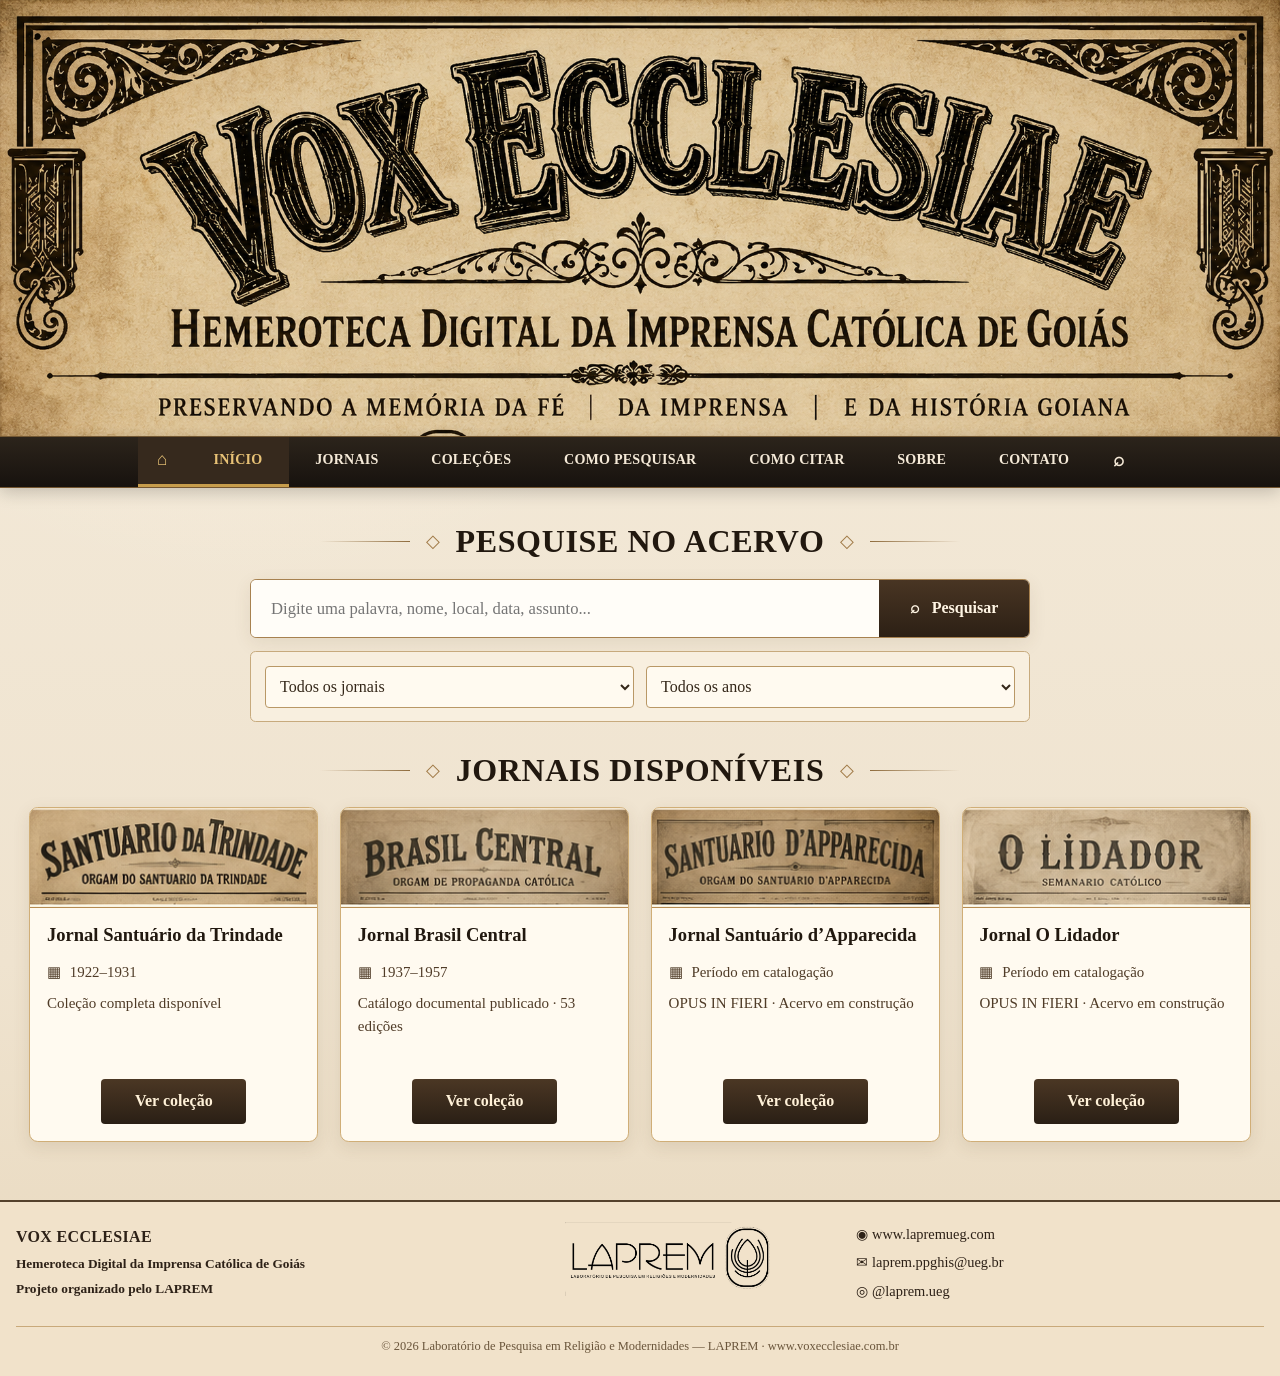
<file: index.html>
<!doctype html><html lang="pt-BR"><head>
<meta charset="utf-8"><meta name="viewport" content="width=device-width,initial-scale=1">
<meta name="description" content="Vox Ecclesiae — Hemeroteca Digital da Imprensa Católica de Goiás, organizada pelo LAPREM.">
<meta name="author" content="Laboratório de Pesquisa em Religião e Modernidades — LAPREM">
<title>Vox Ecclesiae — Hemeroteca Digital da Imprensa Católica de Goiás</title>
<link rel="stylesheet" href="assets/style.css"></head><body>
<header class="site-banner"><img src="assets/banner_vox_ecclesiae.png" alt="Vox Ecclesiae — Hemeroteca Digital da Imprensa Católica de Goiás"></header>
<nav class="topnav" aria-label="Navegação principal">
<a class="home-link" href="index.html" aria-label="Início">⌂</a><a href="index.html">Início</a><a href="jornais.html">Jornais</a><a href="colecoes.html">Coleções</a><a href="como-pesquisar.html">Como pesquisar</a><a href="como-citar.html">Como citar</a><a href="sobre.html">Sobre</a><a href="contato.html">Contato</a><a class="search-link" href="#pesquisa" aria-label="Pesquisar">⌕</a>
</nav>
<main>
<section id="pesquisa">
  <div class="section-title"><span class="orn">◇</span><h1>Pesquise no acervo</h1><span class="orn">◇</span></div>
  <div class="search-zone">
    <form id="searchForm" class="search-form"><label class="sr-only" for="mainSearch">Pesquisar</label><input id="mainSearch" type="search" placeholder="Digite uma palavra, nome, local, data, assunto..." autocomplete="off"><button type="submit">⌕ &nbsp; Pesquisar</button></form>
    <div id="advancedBox" class="advanced-box"><select id="newspaperFilter" aria-label="Jornal"></select><select id="yearFilter" aria-label="Ano"></select></div>
    <div id="searchStatus" class="search-status"></div>
  </div>
  <section id="searchResults" class="results hidden" aria-live="polite"></section>
</section>
<section id="jornais">
  <div class="section-title"><span class="orn">◇</span><h2>Jornais disponíveis</h2><span class="orn">◇</span></div>
  <div id="newspaperGrid" class="newspaper-grid"></div>
</section>
</main>
<footer><div class="footer-inner">
  <div class="footer-title"><strong>VOX ECCLESIAE</strong><small>Hemeroteca Digital da Imprensa Católica de Goiás</small><small>Projeto organizado pelo LAPREM</small></div>
  <div class="footer-logo"><img src="assets/laprem/laprem-logo-horizontal.png" alt="LAPREM — Laboratório de Pesquisa em Religião e Modernidades"></div>
  <div class="footer-contacts"><a href="https://www.lapremueg.com/" target="_blank" rel="noopener">◉ www.lapremueg.com</a><a href="mailto:laprem.ppghis@ueg.br">✉ laprem.ppghis@ueg.br</a><a href="https://www.instagram.com/laprem.ueg/" target="_blank" rel="noopener">◎ @laprem.ueg</a></div>
  <div class="footer-copy">© 2026 Laboratório de Pesquisa em Religião e Modernidades — LAPREM · www.voxecclesiae.com.br</div>
</div></footer>
<script src="assets/app.js"></script><script src="assets/jbc-catalog-status.js"></script></body></html>
</file>
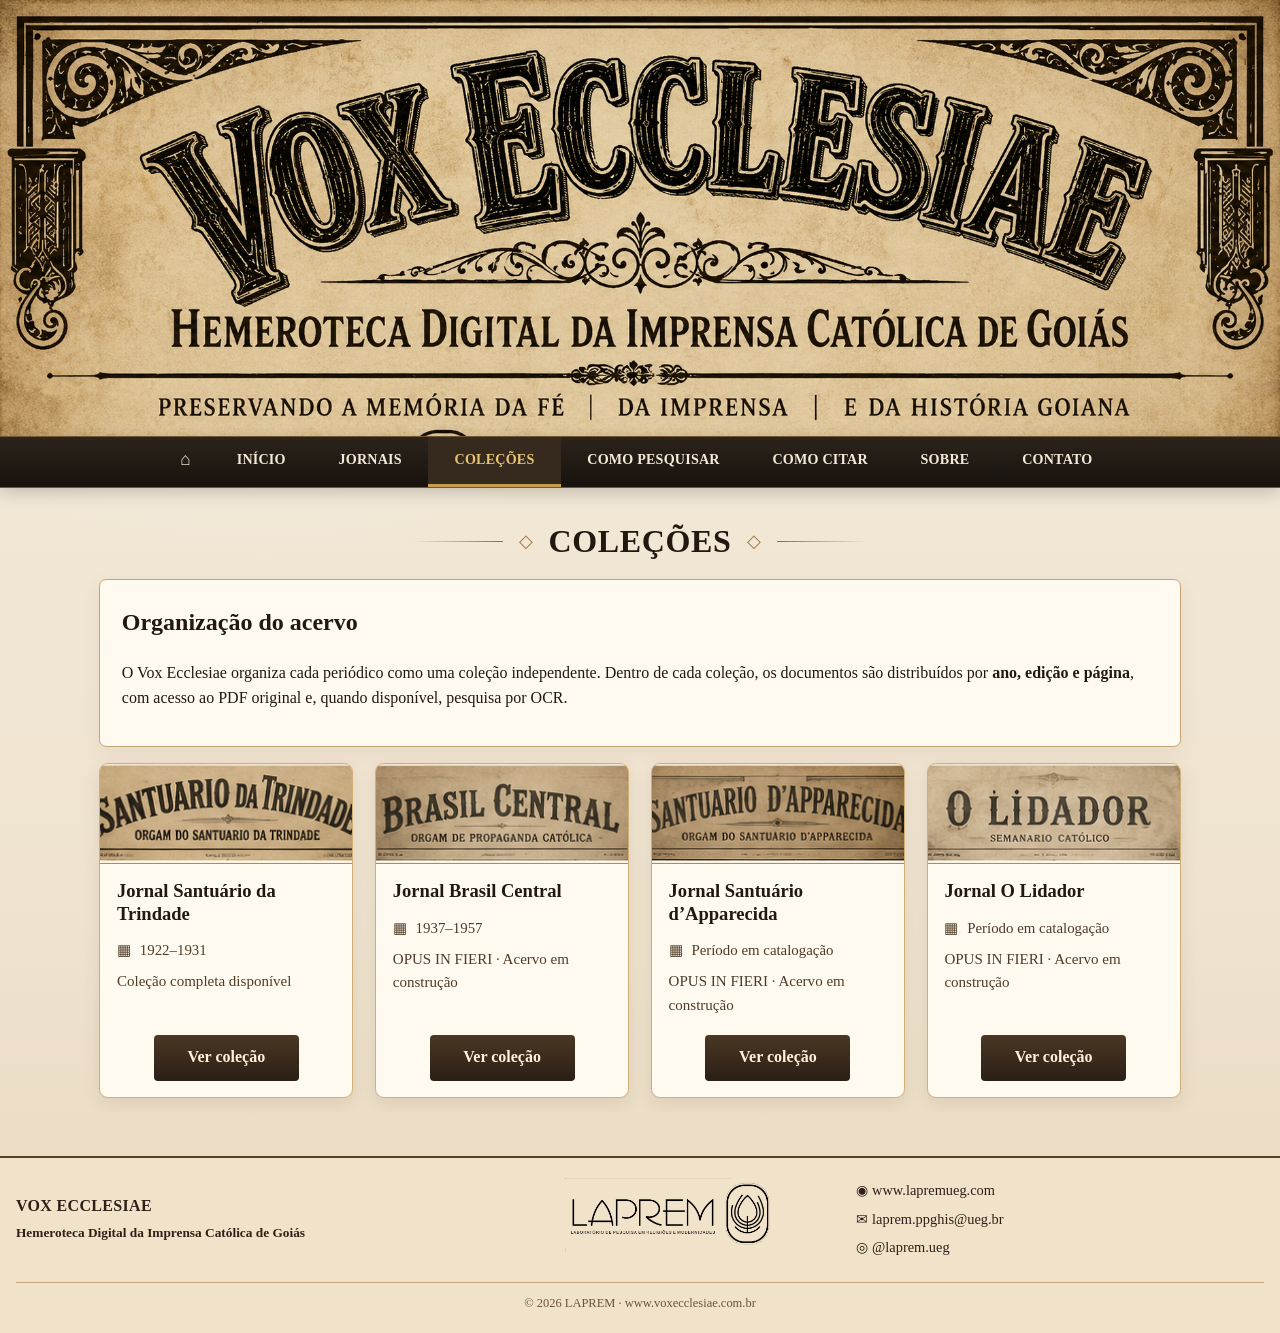
<file: colecoes.html>
<!doctype html><html lang="pt-BR"><head><meta charset="utf-8"><meta name="viewport" content="width=device-width,initial-scale=1"><title>Coleções — Vox Ecclesiae</title><link rel="stylesheet" href="assets/style.css"></head><body>
<header class="site-banner"><img src="assets/banner_vox_ecclesiae.png" alt="Vox Ecclesiae"></header><nav class="topnav"><a class="home-link" href="index.html">⌂</a><a href="index.html">Início</a><a href="jornais.html">Jornais</a><a href="colecoes.html">Coleções</a><a href="como-pesquisar.html">Como pesquisar</a><a href="como-citar.html">Como citar</a><a href="sobre.html">Sobre</a><a href="contato.html">Contato</a></nav>
<main class="page-shell"><div class="section-title"><span class="orn">◇</span><h1>Coleções</h1><span class="orn">◇</span></div><div class="panel"><h2>Organização do acervo</h2><p>O Vox Ecclesiae organiza cada periódico como uma coleção independente. Dentro de cada coleção, os documentos são distribuídos por <strong>ano, edição e página</strong>, com acesso ao PDF original e, quando disponível, pesquisa por OCR.</p></div><div id="newspaperGrid" class="newspaper-grid"></div></main>
<footer><div class="footer-inner"><div class="footer-title"><strong>VOX ECCLESIAE</strong><small>Hemeroteca Digital da Imprensa Católica de Goiás</small></div><div class="footer-logo"><img src="assets/laprem/laprem-logo-horizontal.png" alt="LAPREM"></div><div class="footer-contacts"><a href="https://www.lapremueg.com/">◉ www.lapremueg.com</a><a href="mailto:laprem.ppghis@ueg.br">✉ laprem.ppghis@ueg.br</a><a href="https://www.instagram.com/laprem.ueg/">◎ @laprem.ueg</a></div><div class="footer-copy">© 2026 LAPREM · www.voxecclesiae.com.br</div></div></footer><script src="assets/app.js"></script></body></html>
</file>
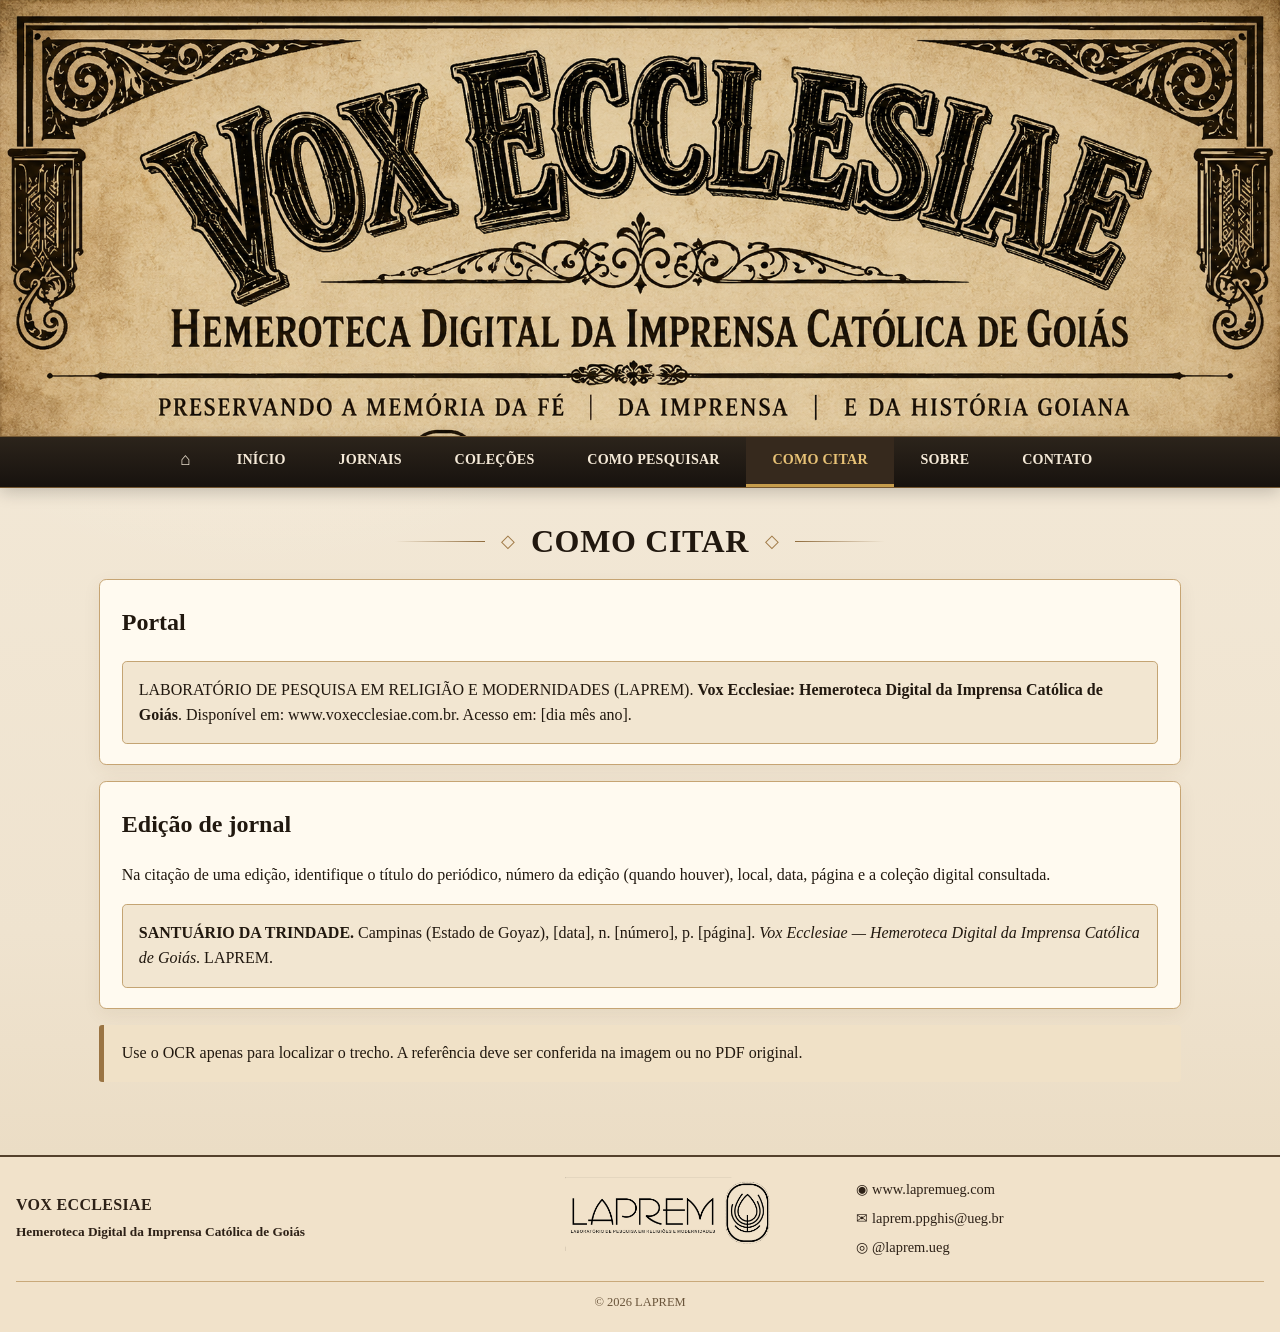
<file: como-citar.html>
<!doctype html><html lang="pt-BR"><head><meta charset="utf-8"><meta name="viewport" content="width=device-width,initial-scale=1"><title>Como citar — Vox Ecclesiae</title><link rel="stylesheet" href="assets/style.css"></head><body>
<header class="site-banner"><img src="assets/banner_vox_ecclesiae.png" alt="Vox Ecclesiae"></header><nav class="topnav"><a class="home-link" href="index.html">⌂</a><a href="index.html">Início</a><a href="jornais.html">Jornais</a><a href="colecoes.html">Coleções</a><a href="como-pesquisar.html">Como pesquisar</a><a href="como-citar.html">Como citar</a><a href="sobre.html">Sobre</a><a href="contato.html">Contato</a></nav>
<main class="page-shell"><div class="section-title"><span class="orn">◇</span><h1>Como citar</h1><span class="orn">◇</span></div>
<div class="panel"><h2>Portal</h2><div class="citation">LABORATÓRIO DE PESQUISA EM RELIGIÃO E MODERNIDADES (LAPREM). <strong>Vox Ecclesiae: Hemeroteca Digital da Imprensa Católica de Goiás</strong>. Disponível em: www.voxecclesiae.com.br. Acesso em: [dia mês ano].</div></div>
<div class="panel"><h2>Edição de jornal</h2><p>Na citação de uma edição, identifique o título do periódico, número da edição (quando houver), local, data, página e a coleção digital consultada.</p><div class="citation"><strong>SANTUÁRIO DA TRINDADE.</strong> Campinas (Estado de Goyaz), [data], n. [número], p. [página]. <em>Vox Ecclesiae — Hemeroteca Digital da Imprensa Católica de Goiás</em>. LAPREM.</div></div>
<div class="callout">Use o OCR apenas para localizar o trecho. A referência deve ser conferida na imagem ou no PDF original.</div></main>
<footer><div class="footer-inner"><div class="footer-title"><strong>VOX ECCLESIAE</strong><small>Hemeroteca Digital da Imprensa Católica de Goiás</small></div><div class="footer-logo"><img src="assets/laprem/laprem-logo-horizontal.png" alt="LAPREM"></div><div class="footer-contacts"><a href="https://www.lapremueg.com/">◉ www.lapremueg.com</a><a href="mailto:laprem.ppghis@ueg.br">✉ laprem.ppghis@ueg.br</a><a href="https://www.instagram.com/laprem.ueg/">◎ @laprem.ueg</a></div><div class="footer-copy">© 2026 LAPREM</div></div></footer><script src="assets/app.js"></script></body></html>
</file>
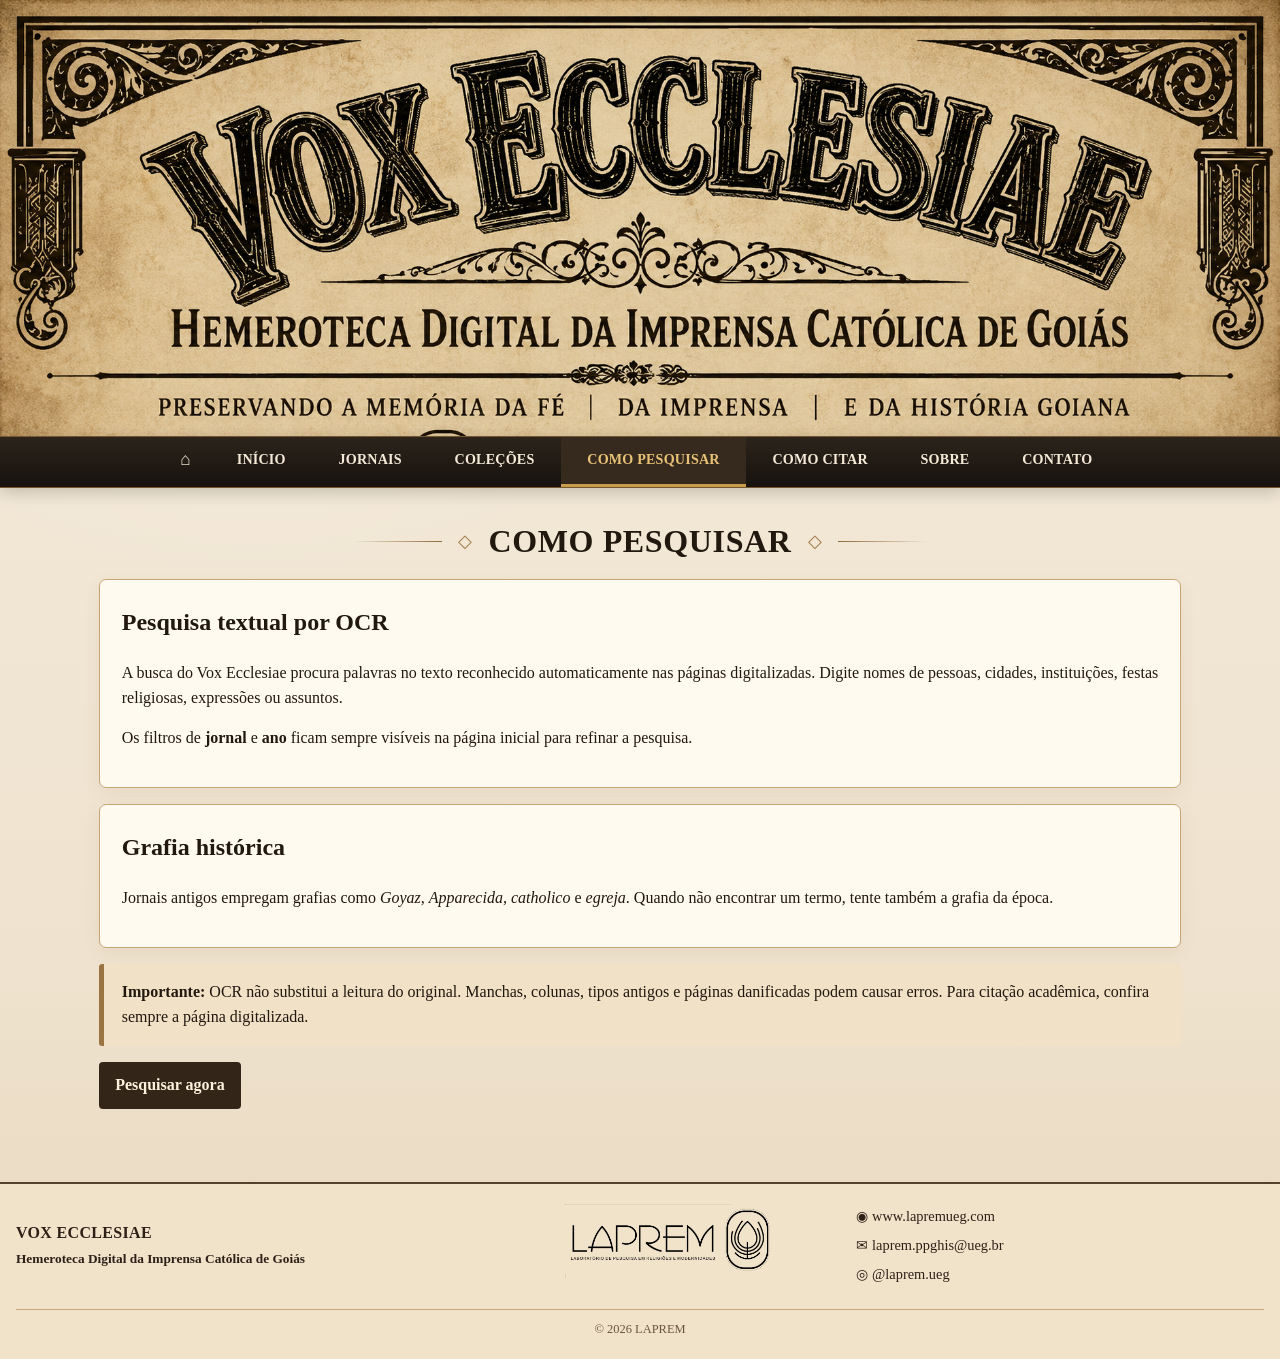
<file: como-pesquisar.html>
<!doctype html><html lang="pt-BR"><head><meta charset="utf-8"><meta name="viewport" content="width=device-width,initial-scale=1"><title>Como pesquisar — Vox Ecclesiae</title><link rel="stylesheet" href="assets/style.css"></head><body>
<header class="site-banner"><img src="assets/banner_vox_ecclesiae.png" alt="Vox Ecclesiae"></header><nav class="topnav"><a class="home-link" href="index.html">⌂</a><a href="index.html">Início</a><a href="jornais.html">Jornais</a><a href="colecoes.html">Coleções</a><a href="como-pesquisar.html">Como pesquisar</a><a href="como-citar.html">Como citar</a><a href="sobre.html">Sobre</a><a href="contato.html">Contato</a></nav>
<main class="page-shell"><div class="section-title"><span class="orn">◇</span><h1>Como pesquisar</h1><span class="orn">◇</span></div>
<div class="panel"><h2>Pesquisa textual por OCR</h2><p>A busca do Vox Ecclesiae procura palavras no texto reconhecido automaticamente nas páginas digitalizadas. Digite nomes de pessoas, cidades, instituições, festas religiosas, expressões ou assuntos.</p><p>Os filtros de <strong>jornal</strong> e <strong>ano</strong> ficam sempre visíveis na página inicial para refinar a pesquisa.</p></div>
<div class="panel"><h2>Grafia histórica</h2><p>Jornais antigos empregam grafias como <em>Goyaz</em>, <em>Apparecida</em>, <em>catholico</em> e <em>egreja</em>. Quando não encontrar um termo, tente também a grafia da época.</p></div>
<div class="callout"><strong>Importante:</strong> OCR não substitui a leitura do original. Manchas, colunas, tipos antigos e páginas danificadas podem causar erros. Para citação acadêmica, confira sempre a página digitalizada.</div>
<div class="action-row"><a class="action" href="index.html#pesquisa">Pesquisar agora</a></div></main>
<footer><div class="footer-inner"><div class="footer-title"><strong>VOX ECCLESIAE</strong><small>Hemeroteca Digital da Imprensa Católica de Goiás</small></div><div class="footer-logo"><img src="assets/laprem/laprem-logo-horizontal.png" alt="LAPREM"></div><div class="footer-contacts"><a href="https://www.lapremueg.com/">◉ www.lapremueg.com</a><a href="mailto:laprem.ppghis@ueg.br">✉ laprem.ppghis@ueg.br</a><a href="https://www.instagram.com/laprem.ueg/">◎ @laprem.ueg</a></div><div class="footer-copy">© 2026 LAPREM</div></div></footer><script src="assets/app.js"></script></body></html>
</file>
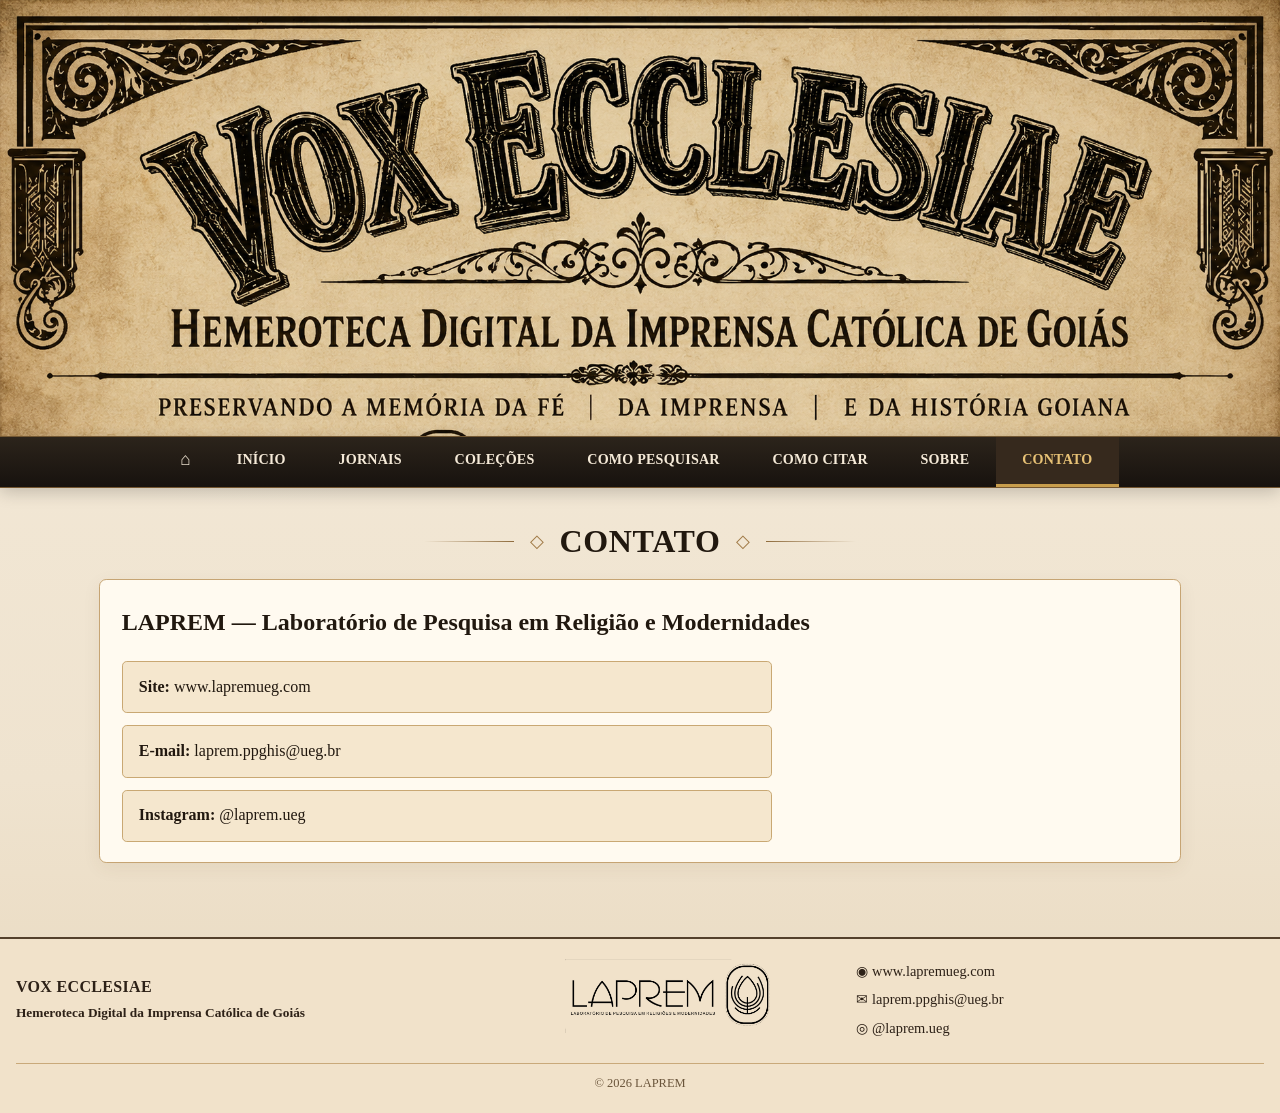
<file: contato.html>
<!doctype html><html lang="pt-BR"><head><meta charset="utf-8"><meta name="viewport" content="width=device-width,initial-scale=1"><title>Contato — Vox Ecclesiae</title><link rel="stylesheet" href="assets/style.css"></head><body>
<header class="site-banner"><img src="assets/banner_vox_ecclesiae.png" alt="Vox Ecclesiae"></header><nav class="topnav"><a class="home-link" href="index.html">⌂</a><a href="index.html">Início</a><a href="jornais.html">Jornais</a><a href="colecoes.html">Coleções</a><a href="como-pesquisar.html">Como pesquisar</a><a href="como-citar.html">Como citar</a><a href="sobre.html">Sobre</a><a href="contato.html">Contato</a></nav>
<main class="page-shell"><div class="section-title"><span class="orn">◇</span><h1>Contato</h1><span class="orn">◇</span></div><div class="panel"><h2>LAPREM — Laboratório de Pesquisa em Religião e Modernidades</h2><div class="contact-list"><a href="https://www.lapremueg.com/" target="_blank" rel="noopener"><strong>Site:</strong> www.lapremueg.com</a><a href="mailto:laprem.ppghis@ueg.br"><strong>E-mail:</strong> laprem.ppghis@ueg.br</a><a href="https://www.instagram.com/laprem.ueg/" target="_blank" rel="noopener"><strong>Instagram:</strong> @laprem.ueg</a></div></div></main>
<footer><div class="footer-inner"><div class="footer-title"><strong>VOX ECCLESIAE</strong><small>Hemeroteca Digital da Imprensa Católica de Goiás</small></div><div class="footer-logo"><img src="assets/laprem/laprem-logo-horizontal.png" alt="LAPREM"></div><div class="footer-contacts"><a href="https://www.lapremueg.com/">◉ www.lapremueg.com</a><a href="mailto:laprem.ppghis@ueg.br">✉ laprem.ppghis@ueg.br</a><a href="https://www.instagram.com/laprem.ueg/">◎ @laprem.ueg</a></div><div class="footer-copy">© 2026 LAPREM</div></div></footer><script src="assets/app.js"></script></body></html>
</file>
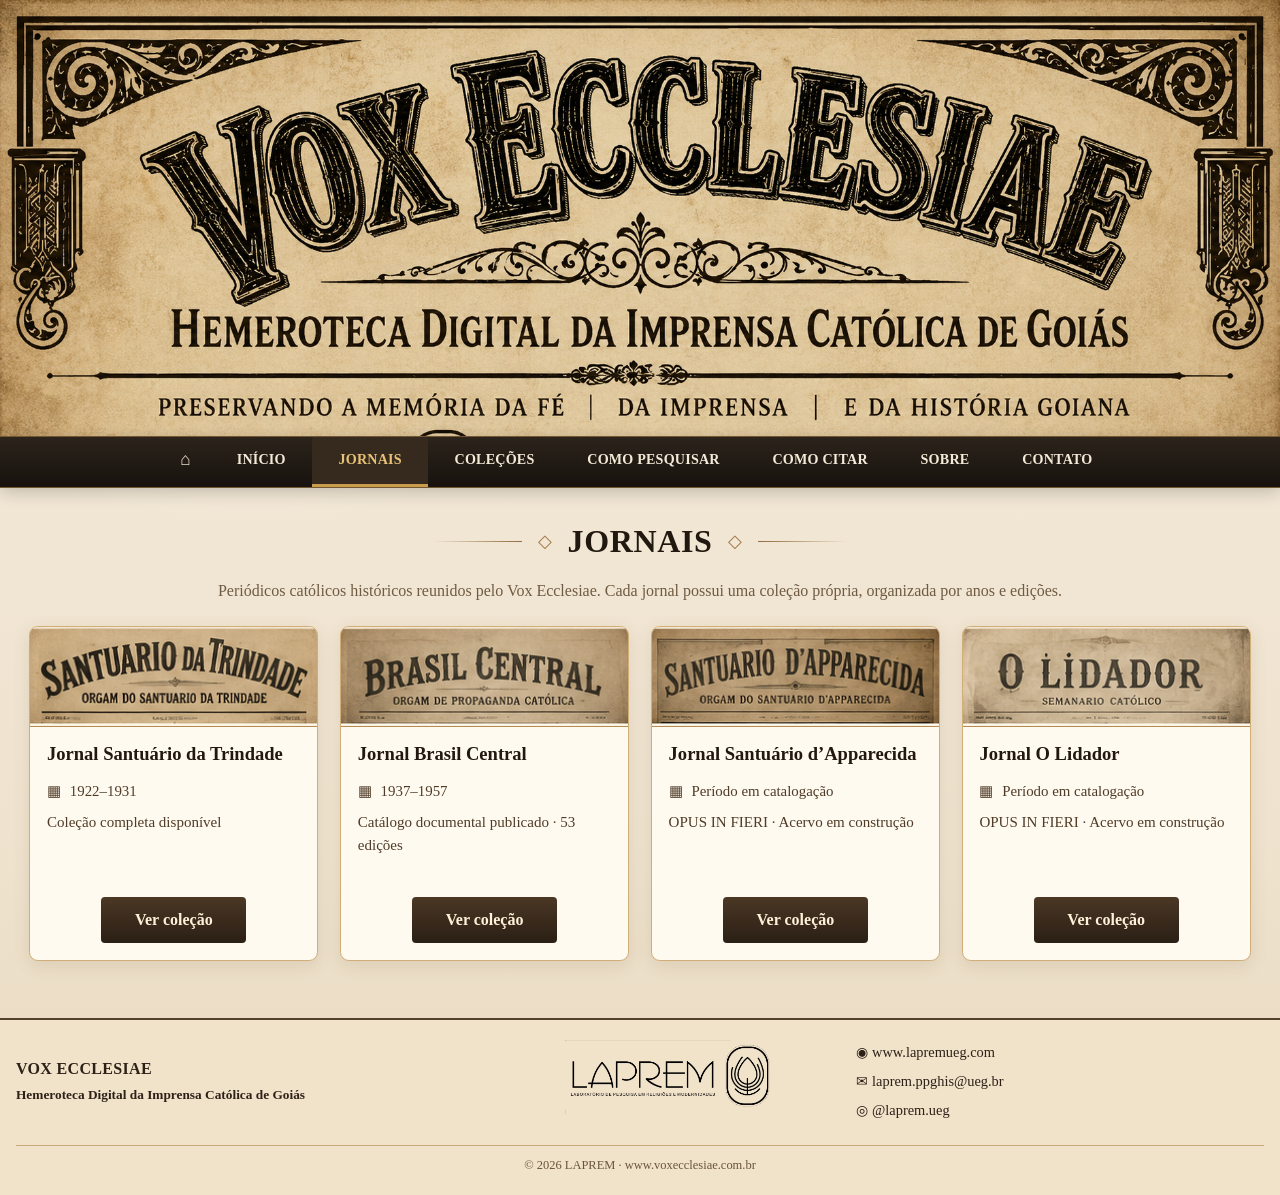
<file: jornais.html>
<!doctype html><html lang="pt-BR"><head><meta charset="utf-8"><meta name="viewport" content="width=device-width,initial-scale=1"><title>Jornais — Vox Ecclesiae</title><link rel="stylesheet" href="assets/style.css"></head><body>
<header class="site-banner"><img src="assets/banner_vox_ecclesiae.png" alt="Vox Ecclesiae"></header>
<nav class="topnav"><a class="home-link" href="index.html">⌂</a><a href="index.html">Início</a><a href="jornais.html">Jornais</a><a href="colecoes.html">Coleções</a><a href="como-pesquisar.html">Como pesquisar</a><a href="como-citar.html">Como citar</a><a href="sobre.html">Sobre</a><a href="contato.html">Contato</a></nav>
<main><div class="section-title"><span class="orn">◇</span><h1>Jornais</h1><span class="orn">◇</span></div><p class="lead">Periódicos católicos históricos reunidos pelo Vox Ecclesiae. Cada jornal possui uma coleção própria, organizada por anos e edições.</p><div id="newspaperGrid" class="newspaper-grid"></div></main>
<footer><div class="footer-inner"><div class="footer-title"><strong>VOX ECCLESIAE</strong><small>Hemeroteca Digital da Imprensa Católica de Goiás</small></div><div class="footer-logo"><img src="assets/laprem/laprem-logo-horizontal.png" alt="LAPREM"></div><div class="footer-contacts"><a href="https://www.lapremueg.com/">◉ www.lapremueg.com</a><a href="mailto:laprem.ppghis@ueg.br">✉ laprem.ppghis@ueg.br</a><a href="https://www.instagram.com/laprem.ueg/">◎ @laprem.ueg</a></div><div class="footer-copy">© 2026 LAPREM · www.voxecclesiae.com.br</div></div></footer><script src="assets/app.js"></script><script src="assets/jbc-catalog-status.js"></script></body></html>
</file>
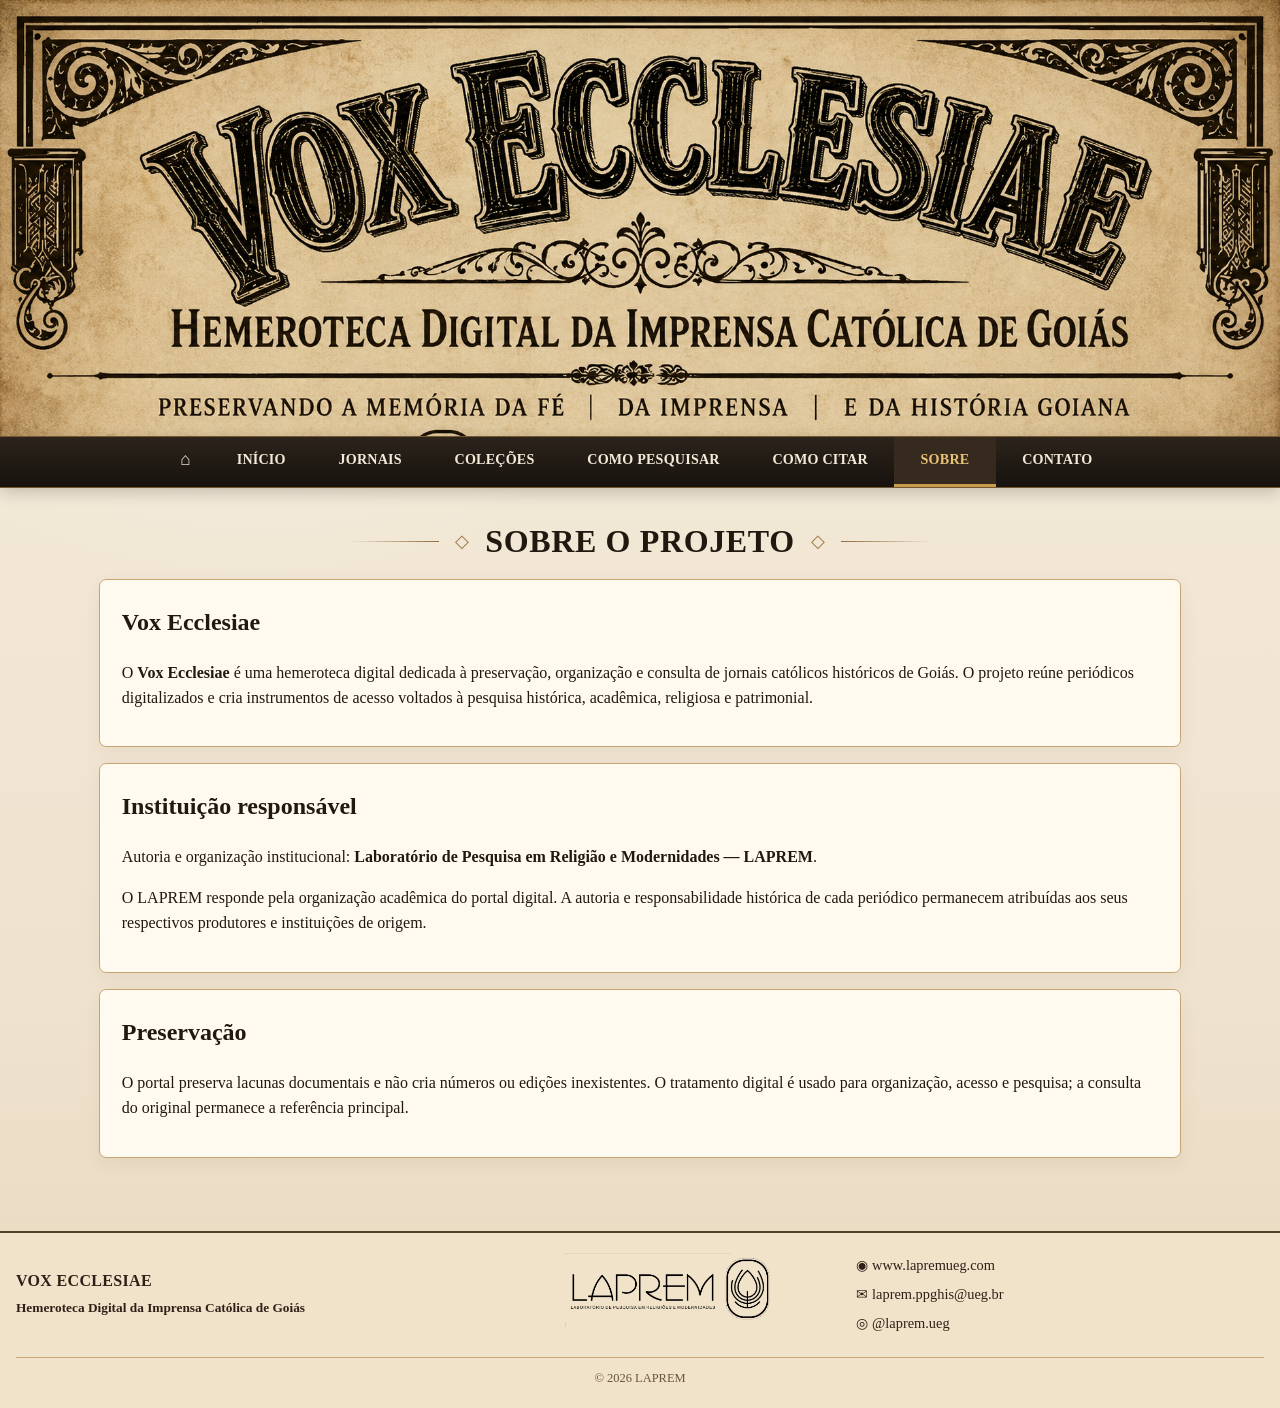
<file: sobre.html>
<!doctype html><html lang="pt-BR"><head><meta charset="utf-8"><meta name="viewport" content="width=device-width,initial-scale=1"><title>Sobre — Vox Ecclesiae</title><link rel="stylesheet" href="assets/style.css"></head><body>
<header class="site-banner"><img src="assets/banner_vox_ecclesiae.png" alt="Vox Ecclesiae"></header><nav class="topnav"><a class="home-link" href="index.html">⌂</a><a href="index.html">Início</a><a href="jornais.html">Jornais</a><a href="colecoes.html">Coleções</a><a href="como-pesquisar.html">Como pesquisar</a><a href="como-citar.html">Como citar</a><a href="sobre.html">Sobre</a><a href="contato.html">Contato</a></nav>
<main class="page-shell"><div class="section-title"><span class="orn">◇</span><h1>Sobre o projeto</h1><span class="orn">◇</span></div>
<div class="panel"><h2>Vox Ecclesiae</h2><p>O <strong>Vox Ecclesiae</strong> é uma hemeroteca digital dedicada à preservação, organização e consulta de jornais católicos históricos de Goiás. O projeto reúne periódicos digitalizados e cria instrumentos de acesso voltados à pesquisa histórica, acadêmica, religiosa e patrimonial.</p></div>
<div class="panel"><h2>Instituição responsável</h2><p>Autoria e organização institucional: <strong>Laboratório de Pesquisa em Religião e Modernidades — LAPREM</strong>.</p><p>O LAPREM responde pela organização acadêmica do portal digital. A autoria e responsabilidade histórica de cada periódico permanecem atribuídas aos seus respectivos produtores e instituições de origem.</p></div>
<div class="panel"><h2>Preservação</h2><p>O portal preserva lacunas documentais e não cria números ou edições inexistentes. O tratamento digital é usado para organização, acesso e pesquisa; a consulta do original permanece a referência principal.</p></div></main>
<footer><div class="footer-inner"><div class="footer-title"><strong>VOX ECCLESIAE</strong><small>Hemeroteca Digital da Imprensa Católica de Goiás</small></div><div class="footer-logo"><img src="assets/laprem/laprem-logo-horizontal.png" alt="LAPREM"></div><div class="footer-contacts"><a href="https://www.lapremueg.com/">◉ www.lapremueg.com</a><a href="mailto:laprem.ppghis@ueg.br">✉ laprem.ppghis@ueg.br</a><a href="https://www.instagram.com/laprem.ueg/">◎ @laprem.ueg</a></div><div class="footer-copy">© 2026 LAPREM</div></div></footer><script src="assets/app.js"></script></body></html>
</file>
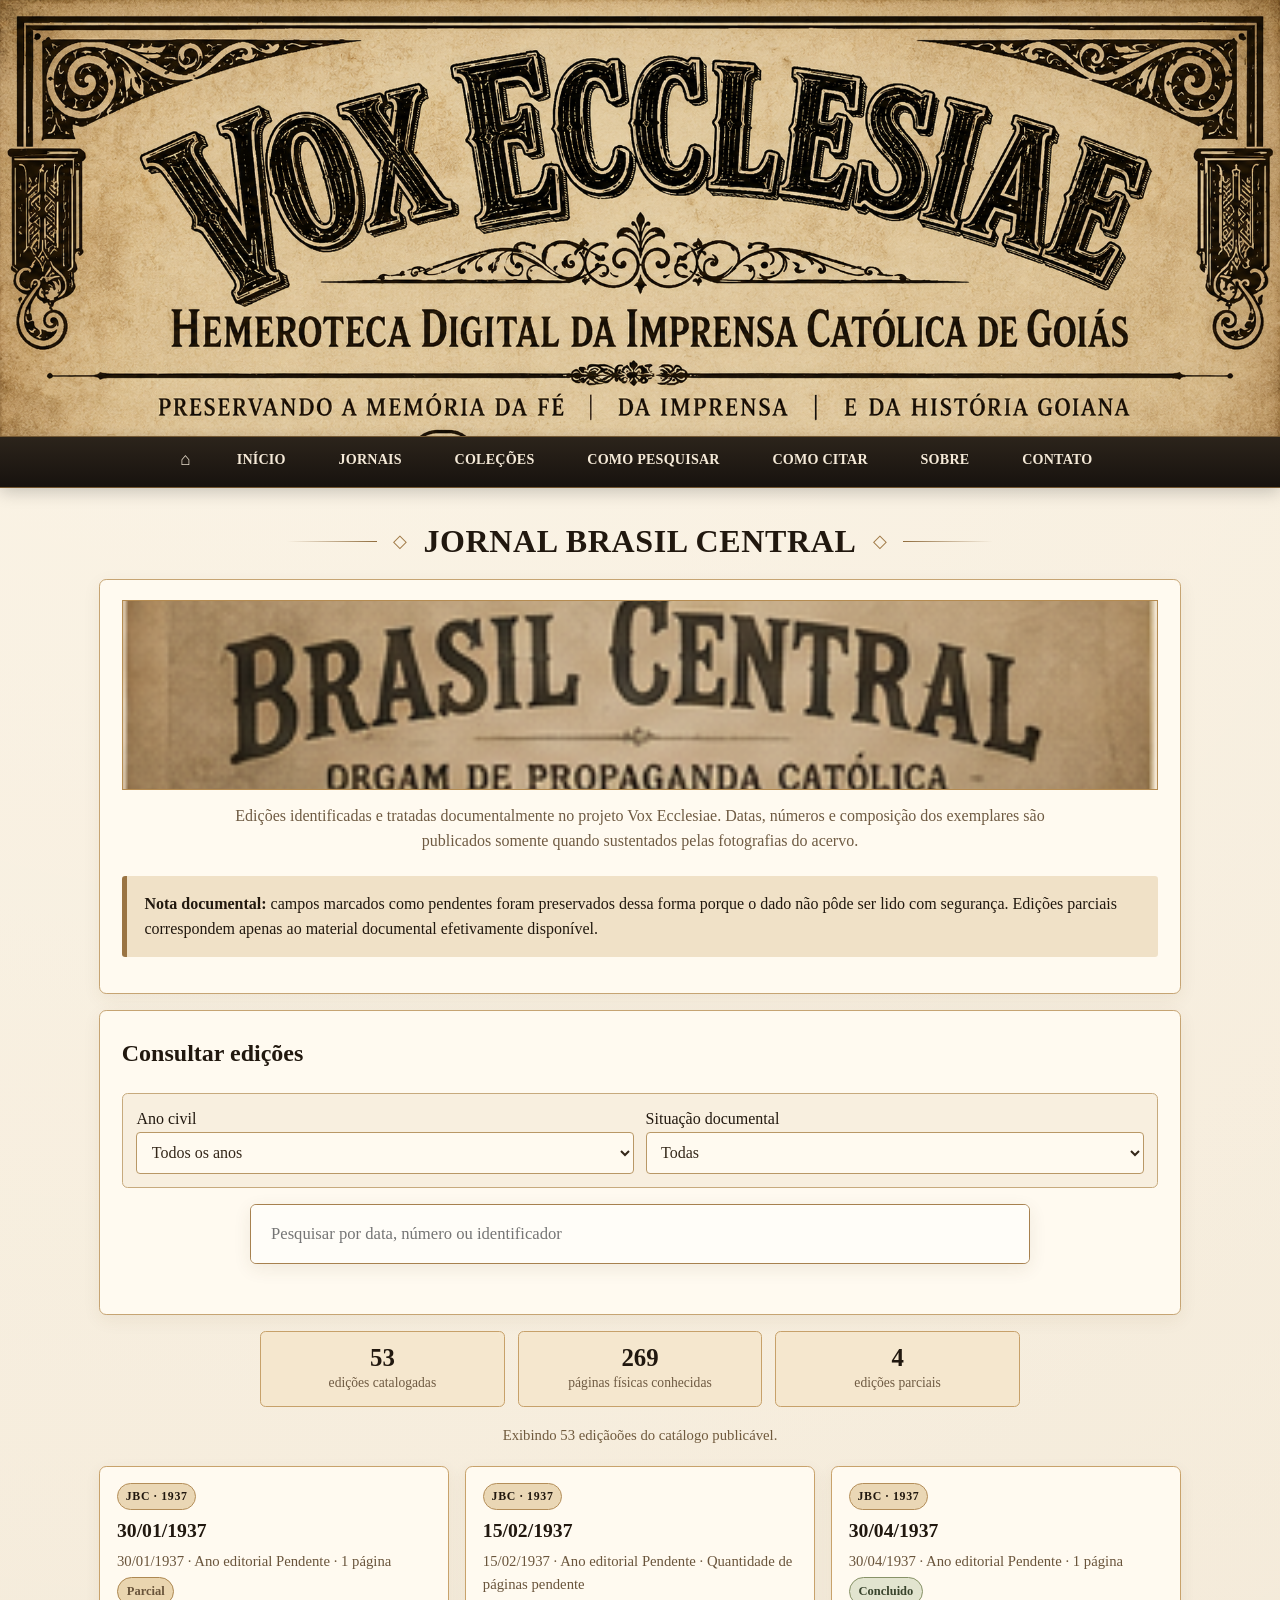
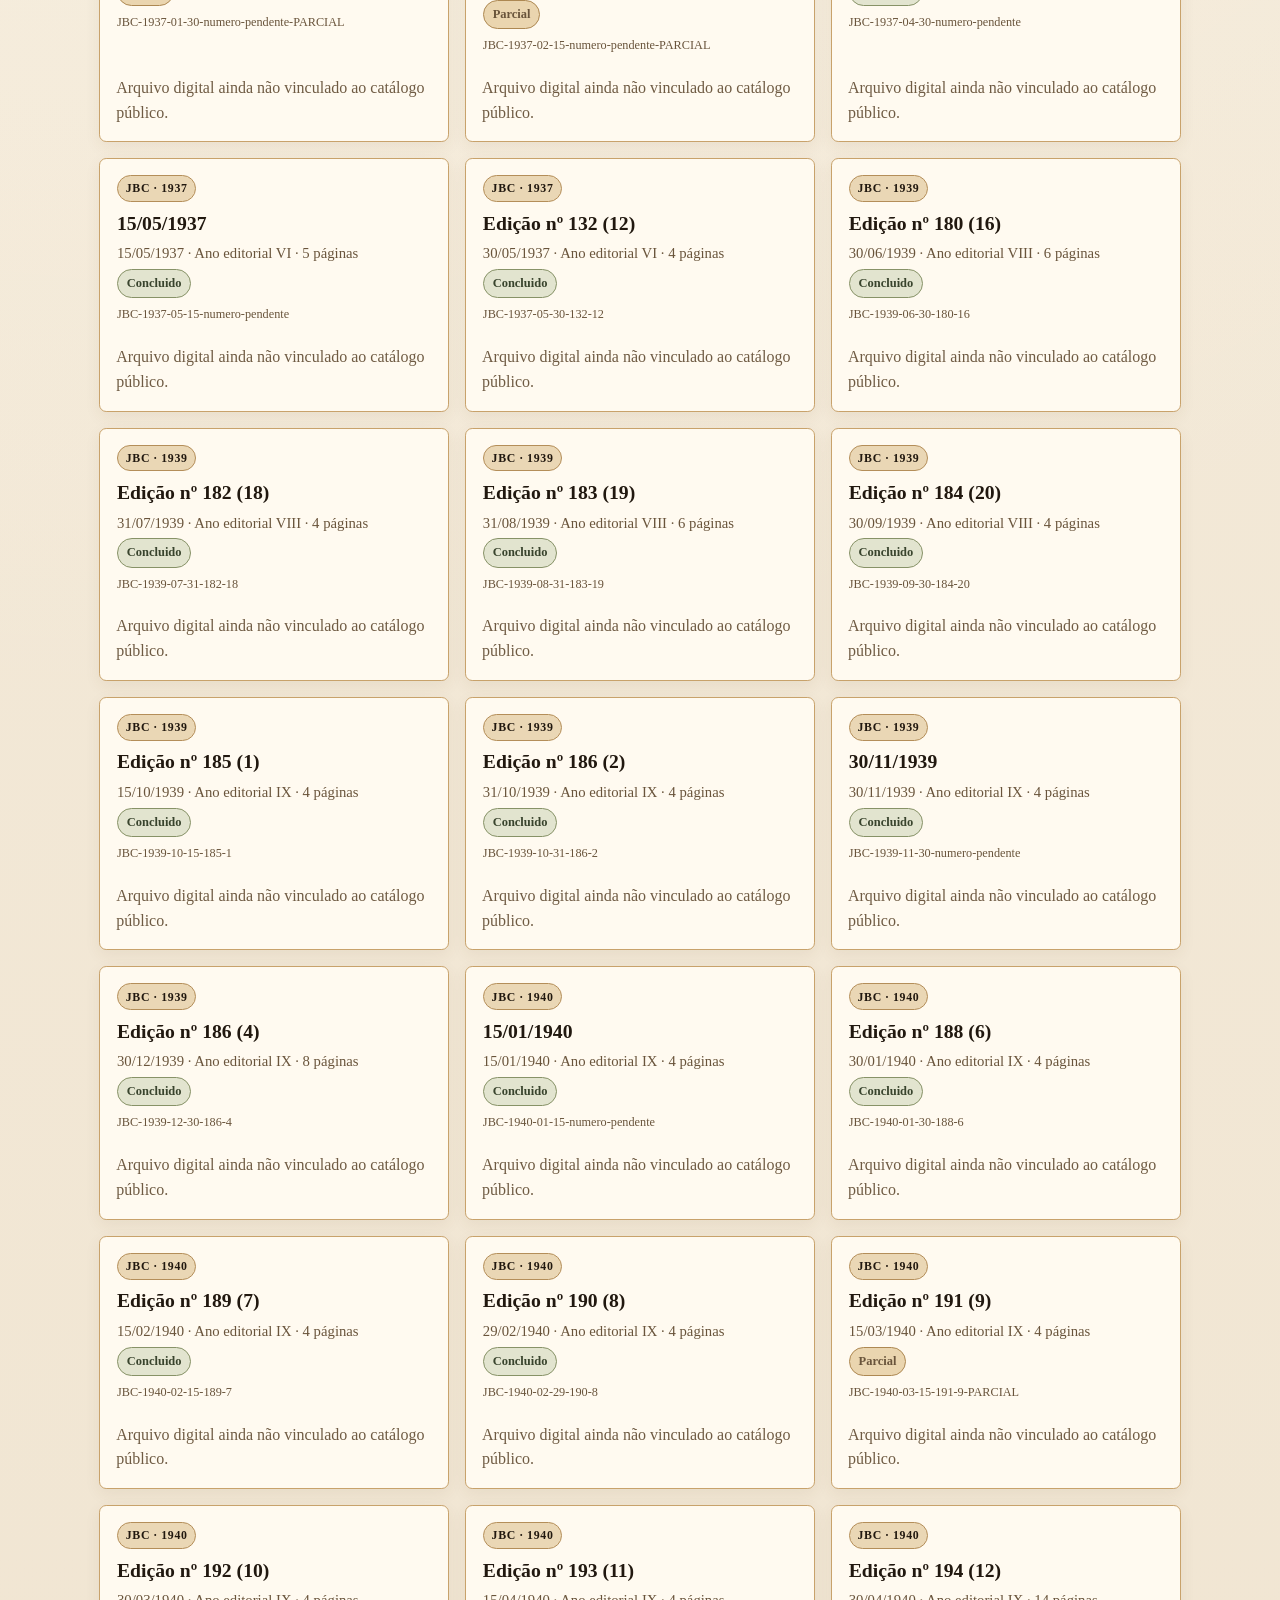
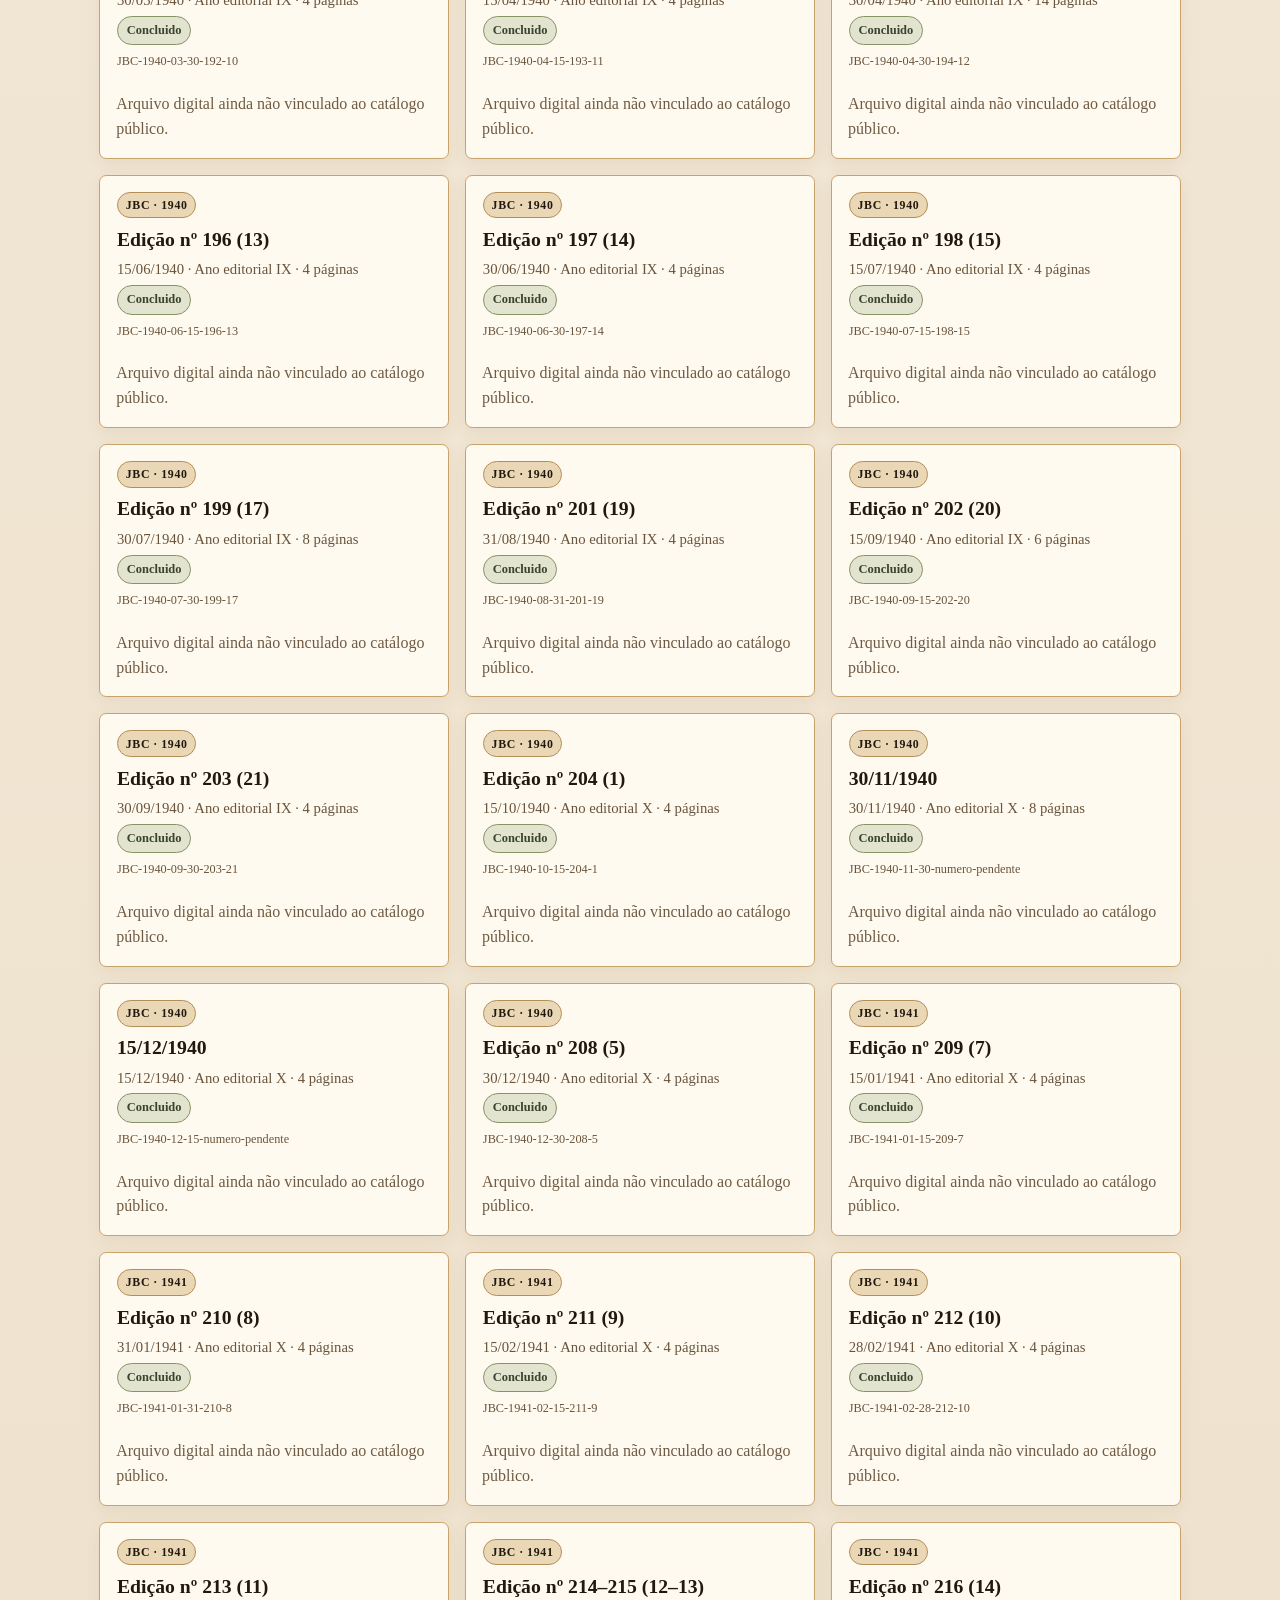
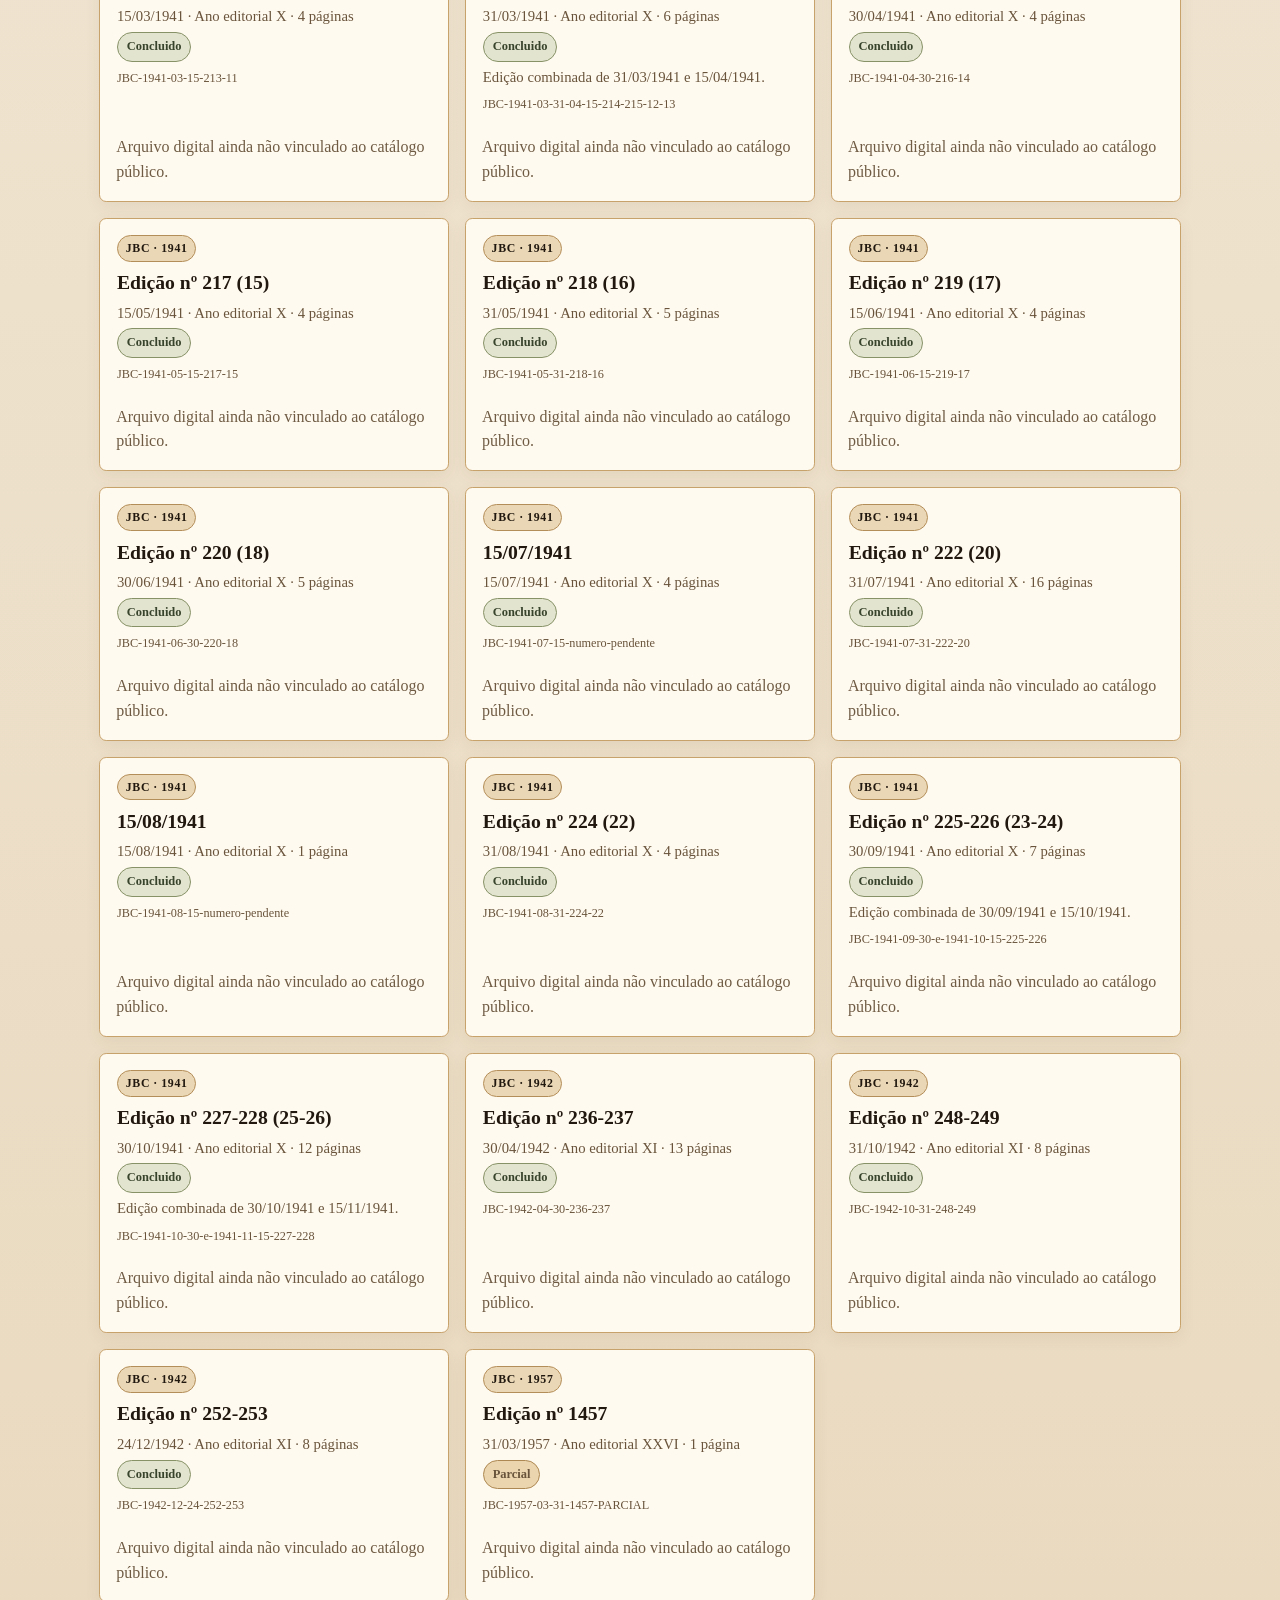
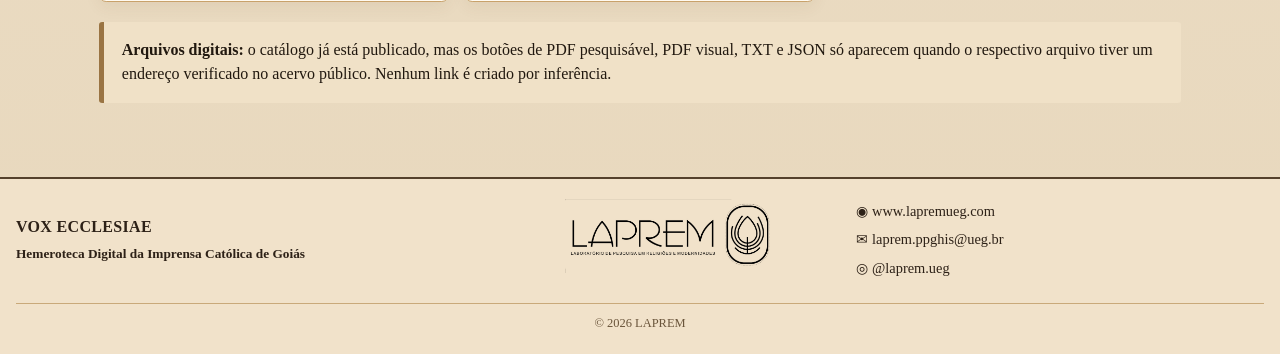
<file: jornais/brasil-central.html>
<!doctype html>
<html lang="pt-BR">
<head>
<meta charset="utf-8">
<meta name="viewport" content="width=device-width,initial-scale=1">
<meta name="description" content="Jornal Brasil Central — coleção digital do Vox Ecclesiae.">
<title>Jornal Brasil Central — Vox Ecclesiae</title>
<link rel="stylesheet" href="../assets/style.css">
</head>
<body>
<header class="site-banner"><img src="../assets/banner_vox_ecclesiae.png" alt="Vox Ecclesiae"></header>
<nav class="topnav"><a class="home-link" href="../index.html">⌂</a><a href="../index.html">Início</a><a href="../jornais.html">Jornais</a><a href="../colecoes.html">Coleções</a><a href="../como-pesquisar.html">Como pesquisar</a><a href="../como-citar.html">Como citar</a><a href="../sobre.html">Sobre</a><a href="../contato.html">Contato</a></nav>
<main class="page-shell">
  <div class="section-title"><span class="orn">◇</span><h1>Jornal Brasil Central</h1><span class="orn">◇</span></div>
  <div class="panel">
    <img src="../assets/mastheads/brasil-central.png" alt="Jornal Brasil Central" style="width:100%;max-height:190px;object-fit:cover;border:1px solid #b58b50">
    <p class="lead">Edições identificadas e tratadas documentalmente no projeto Vox Ecclesiae. Datas, números e composição dos exemplares são publicados somente quando sustentados pelas fotografias do acervo.</p>
    <div class="callout"><strong>Nota documental:</strong> campos marcados como pendentes foram preservados dessa forma porque o dado não pôde ser lido com segurança. Edições parciais correspondem apenas ao material documental efetivamente disponível.</div>
  </div>

  <div class="panel">
    <h2>Consultar edições</h2>
    <div class="advanced-box">
      <label>Ano civil
        <select id="jbcYear"><option value="">Todos os anos</option></select>
      </label>
      <label>Situação documental
        <select id="jbcStatus">
          <option value="">Todas</option>
          <option value="Concluido">Concluídas</option>
          <option value="Parcial">Parciais</option>
        </select>
      </label>
    </div>
    <div class="search-zone" style="margin-top:1rem">
      <div class="search-form" style="grid-template-columns:1fr">
        <input id="jbcQuery" type="search" placeholder="Pesquisar por data, número ou identificador" aria-label="Pesquisar no catálogo do Jornal Brasil Central">
      </div>
    </div>
  </div>

  <div id="jbcStats" class="archive-stats"></div>
  <div id="jbcLoadStatus" class="search-status">Carregando catálogo...</div>
  <section id="jbcEditionGrid" class="edition-grid" aria-live="polite"></section>

  <div class="callout"><strong>Arquivos digitais:</strong> o catálogo já está publicado, mas os botões de PDF pesquisável, PDF visual, TXT e JSON só aparecem quando o respectivo arquivo tiver um endereço verificado no acervo público. Nenhum link é criado por inferência.</div>
</main>
<footer><div class="footer-inner"><div class="footer-title"><strong>VOX ECCLESIAE</strong><small>Hemeroteca Digital da Imprensa Católica de Goiás</small></div><div class="footer-logo"><img src="../assets/laprem/laprem-logo-horizontal.png" alt="LAPREM"></div><div class="footer-contacts"><a href="https://www.lapremueg.com/">◉ www.lapremueg.com</a><a href="mailto:laprem.ppghis@ueg.br">✉ laprem.ppghis@ueg.br</a><a href="https://www.instagram.com/laprem.ueg/">◎ @laprem.ueg</a></div><div class="footer-copy">© 2026 LAPREM</div></div></footer>
<script src="../assets/app.js"></script>
<script src="../assets/brasil-central.js"></script>
</body>
</html>
</file>
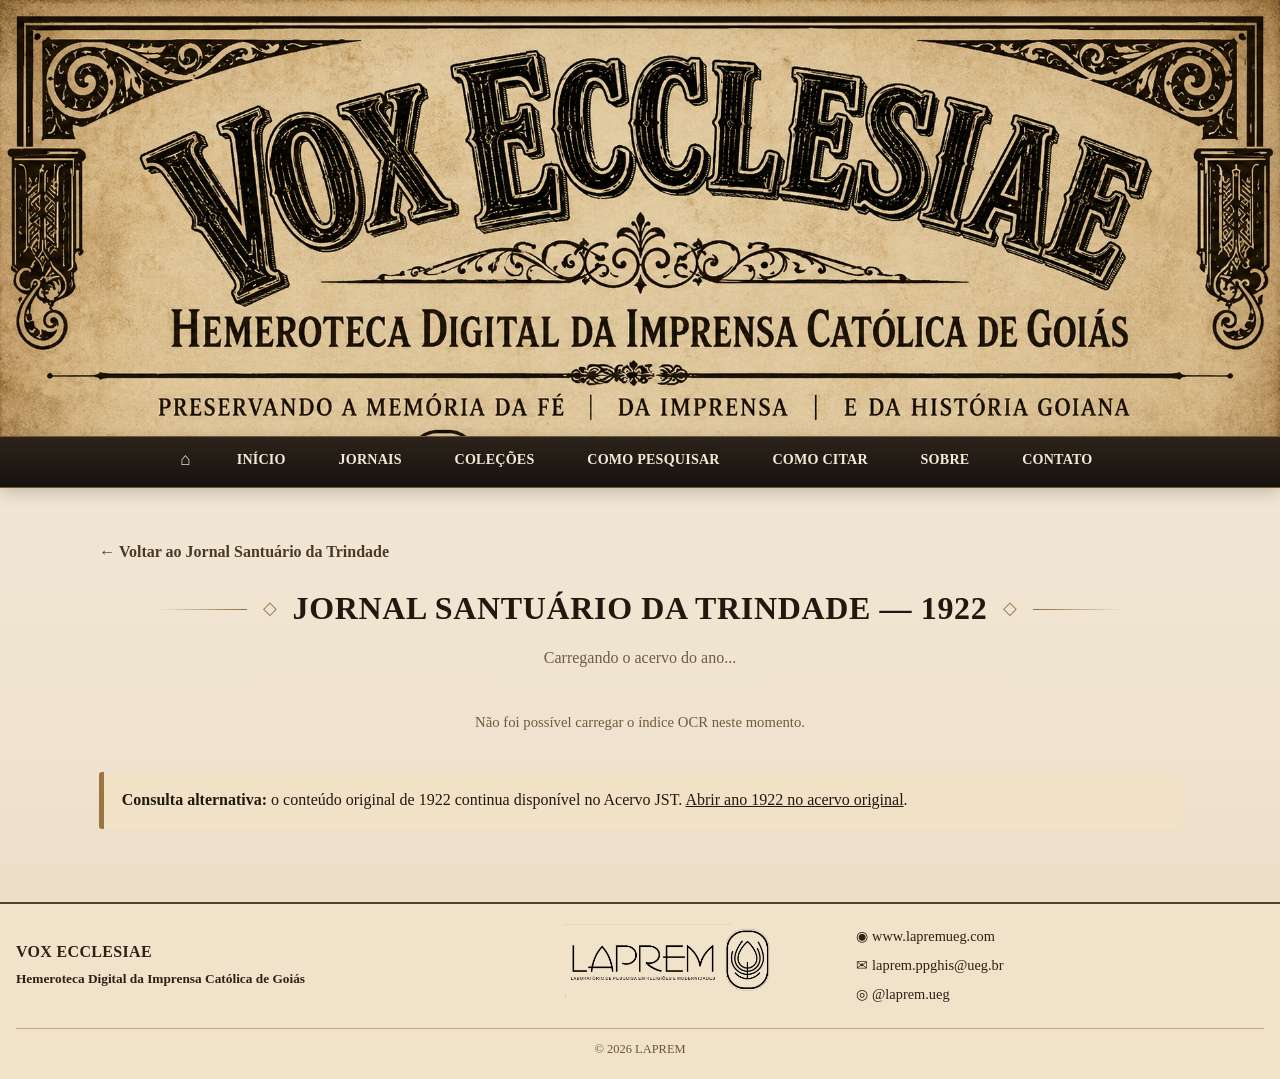
<file: jornais/jst-ano.html>
<!doctype html>
<html lang="pt-BR">
<head>
<meta charset="utf-8">
<meta name="viewport" content="width=device-width,initial-scale=1">
<title>Jornal Santuário da Trindade — Vox Ecclesiae</title>
<link rel="stylesheet" href="../assets/style.css">
</head>
<body>
<header class="site-banner"><img src="../assets/banner_vox_ecclesiae.png" alt="Vox Ecclesiae"></header>
<nav class="topnav">
  <a class="home-link" href="../index.html">⌂</a>
  <a href="../index.html">Início</a><a href="../jornais.html">Jornais</a><a href="../colecoes.html">Coleções</a>
  <a href="../como-pesquisar.html">Como pesquisar</a><a href="../como-citar.html">Como citar</a><a href="../sobre.html">Sobre</a><a href="../contato.html">Contato</a>
</nav>
<main class="page-shell">
  <p><a class="back-link" href="santuario-da-trindade.html">← Voltar ao Jornal Santuário da Trindade</a></p>
  <div class="section-title"><span class="orn">◇</span><h1 id="yearTitle">Jornal Santuário da Trindade</h1><span class="orn">◇</span></div>
  <p id="yearLead" class="lead">Carregando o acervo do ano...</p>
  <div id="yearStats" class="archive-stats"></div>
  <div id="yearStatus" class="search-status">Carregando edições e páginas OCR...</div>
  <section id="editionGrid" class="edition-grid"></section>
  <div id="yearFallback" class="callout hidden"></div>
</main>
<footer><div class="footer-inner"><div class="footer-title"><strong>VOX ECCLESIAE</strong><small>Hemeroteca Digital da Imprensa Católica de Goiás</small></div><div class="footer-logo"><img src="../assets/laprem/laprem-logo-horizontal.png" alt="LAPREM"></div><div class="footer-contacts"><a href="https://www.lapremueg.com/">◉ www.lapremueg.com</a><a href="mailto:laprem.ppghis@ueg.br">✉ laprem.ppghis@ueg.br</a><a href="https://www.instagram.com/laprem.ueg/">◎ @laprem.ueg</a></div><div class="footer-copy">© 2026 LAPREM</div></div></footer>

<dialog id="readerDialog" class="archive-reader">
  <div class="reader-head"><strong id="readerTitle">Leitor</strong><button id="readerClose" type="button">Fechar</button></div>
  <div class="reader-tabs">
    <button id="tabPdf" class="reader-tab active" type="button">Jornal</button>
    <button id="tabOcr" class="reader-tab" type="button">Texto OCR</button>
    <button id="copyOcr" class="reader-copy hidden" type="button">Copiar texto</button>
  </div>
  <div id="pdfPane" class="reader-pane"><iframe id="pdfFrame" title="Leitor do jornal"></iframe></div>
  <div id="ocrPane" class="reader-pane hidden"><div id="ocrText" class="ocr-text"></div></div>
</dialog>
<script src="../assets/app.js"></script>
<script src="../assets/jst-ano.js"></script>
</body>
</html>
</file>
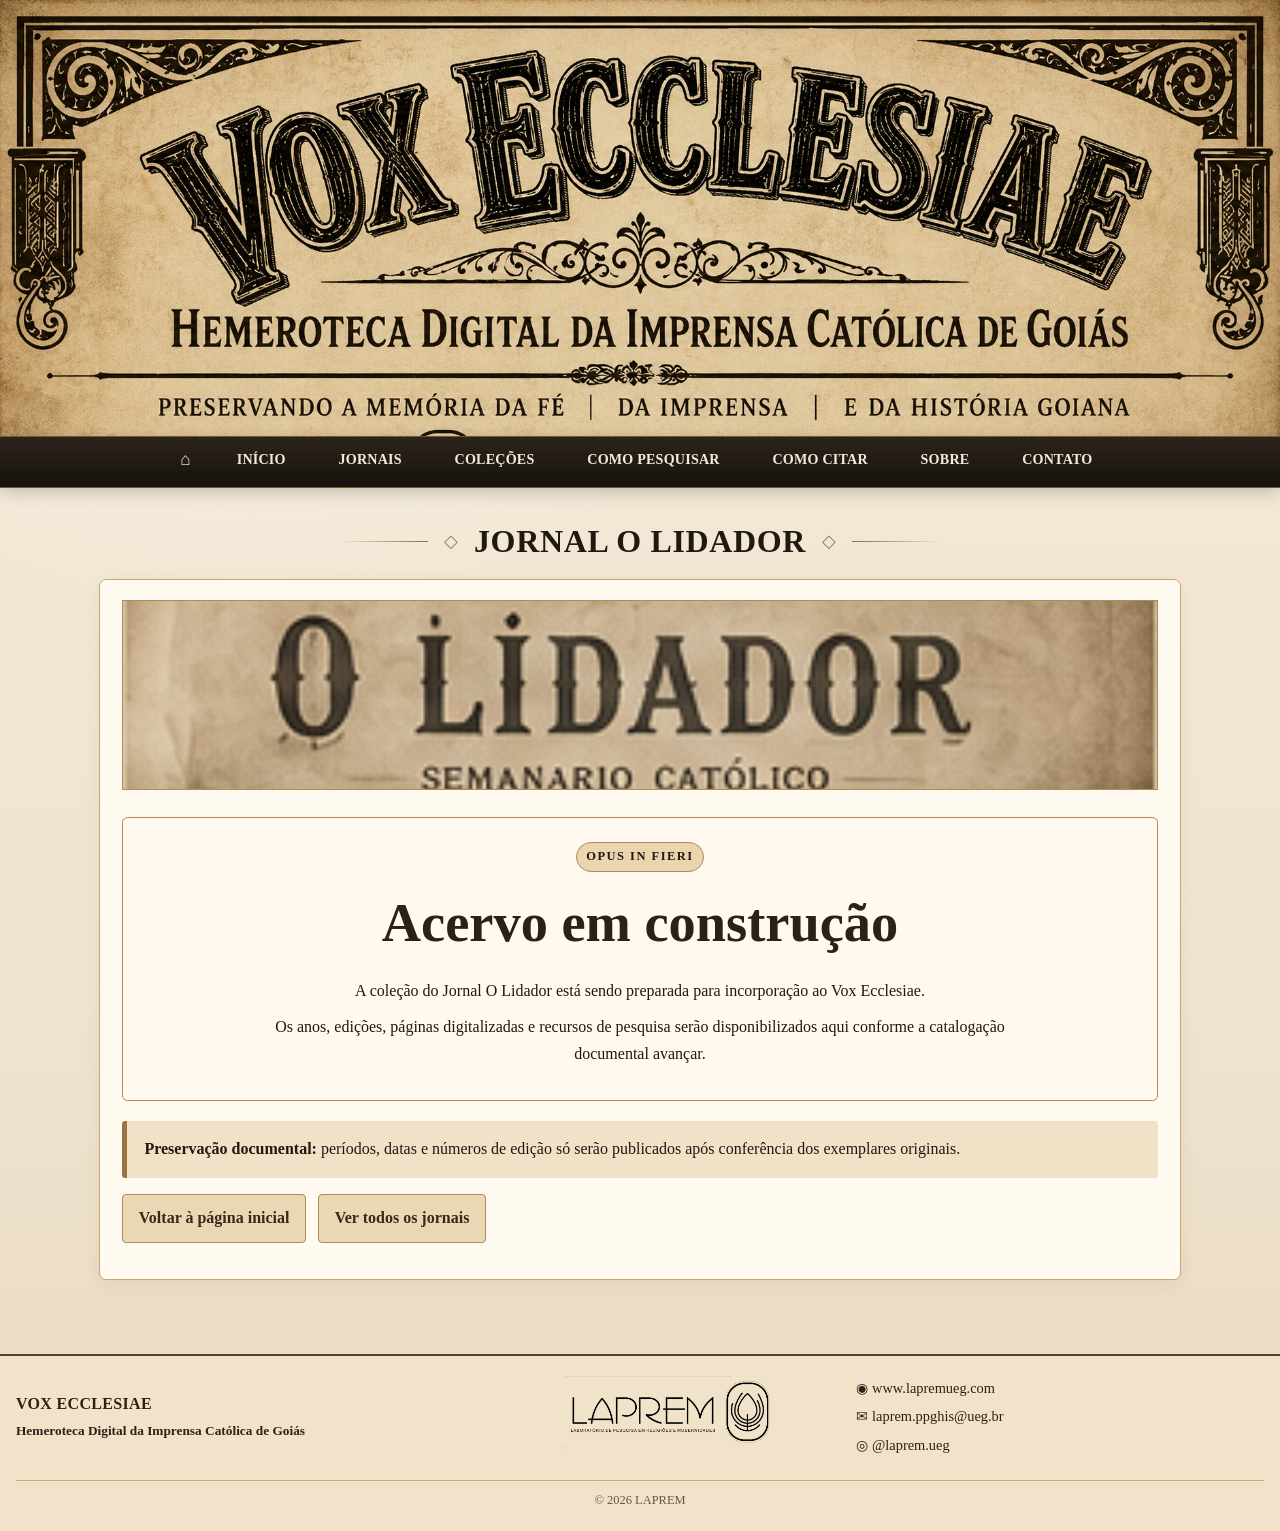
<file: jornais/o-lidador.html>
<!doctype html><html lang="pt-BR"><head><meta charset="utf-8"><meta name="viewport" content="width=device-width,initial-scale=1"><meta name="description" content="Jornal O Lidador — coleção do Vox Ecclesiae."><title>Jornal O Lidador — Vox Ecclesiae</title><link rel="stylesheet" href="../assets/style.css"></head><body>
<header class="site-banner"><img src="../assets/banner_vox_ecclesiae.png" alt="Vox Ecclesiae"></header><nav class="topnav"><a class="home-link" href="../index.html">⌂</a><a href="../index.html">Início</a><a href="../jornais.html">Jornais</a><a href="../colecoes.html">Coleções</a><a href="../como-pesquisar.html">Como pesquisar</a><a href="../como-citar.html">Como citar</a><a href="../sobre.html">Sobre</a><a href="../contato.html">Contato</a></nav>
<main class="page-shell construction-page">
  <div class="section-title"><span class="orn">◇</span><h1>Jornal O Lidador</h1><span class="orn">◇</span></div>
  <div class="panel construction-panel">
    <img src="../assets/mastheads/o-lidador.png" alt="Jornal O Lidador" style="width:100%;max-height:190px;object-fit:cover;border:1px solid #b58b50">
    <div class="construction-message" role="status" aria-label="Coleção em construção">
      <span class="status-pill">OPUS IN FIERI</span>
      <h2>Acervo em construção</h2>
      <p>A coleção do Jornal O Lidador está sendo preparada para incorporação ao Vox Ecclesiae.</p>
      <p>Os anos, edições, páginas digitalizadas e recursos de pesquisa serão disponibilizados aqui conforme a catalogação documental avançar.</p>
    </div>
    <div class="callout"><strong>Preservação documental:</strong> períodos, datas e números de edição só serão publicados após conferência dos exemplares originais.</div>
    <div class="action-row"><a class="action alt" href="../index.html">Voltar à página inicial</a><a class="action alt" href="../jornais.html">Ver todos os jornais</a></div>
  </div>
</main>
<footer><div class="footer-inner"><div class="footer-title"><strong>VOX ECCLESIAE</strong><small>Hemeroteca Digital da Imprensa Católica de Goiás</small></div><div class="footer-logo"><img src="../assets/laprem/laprem-logo-horizontal.png" alt="LAPREM"></div><div class="footer-contacts"><a href="https://www.lapremueg.com/">◉ www.lapremueg.com</a><a href="mailto:laprem.ppghis@ueg.br">✉ laprem.ppghis@ueg.br</a><a href="https://www.instagram.com/laprem.ueg/">◎ @laprem.ueg</a></div><div class="footer-copy">© 2026 LAPREM</div></div></footer><script src="../assets/app.js"></script></body></html>
</file>
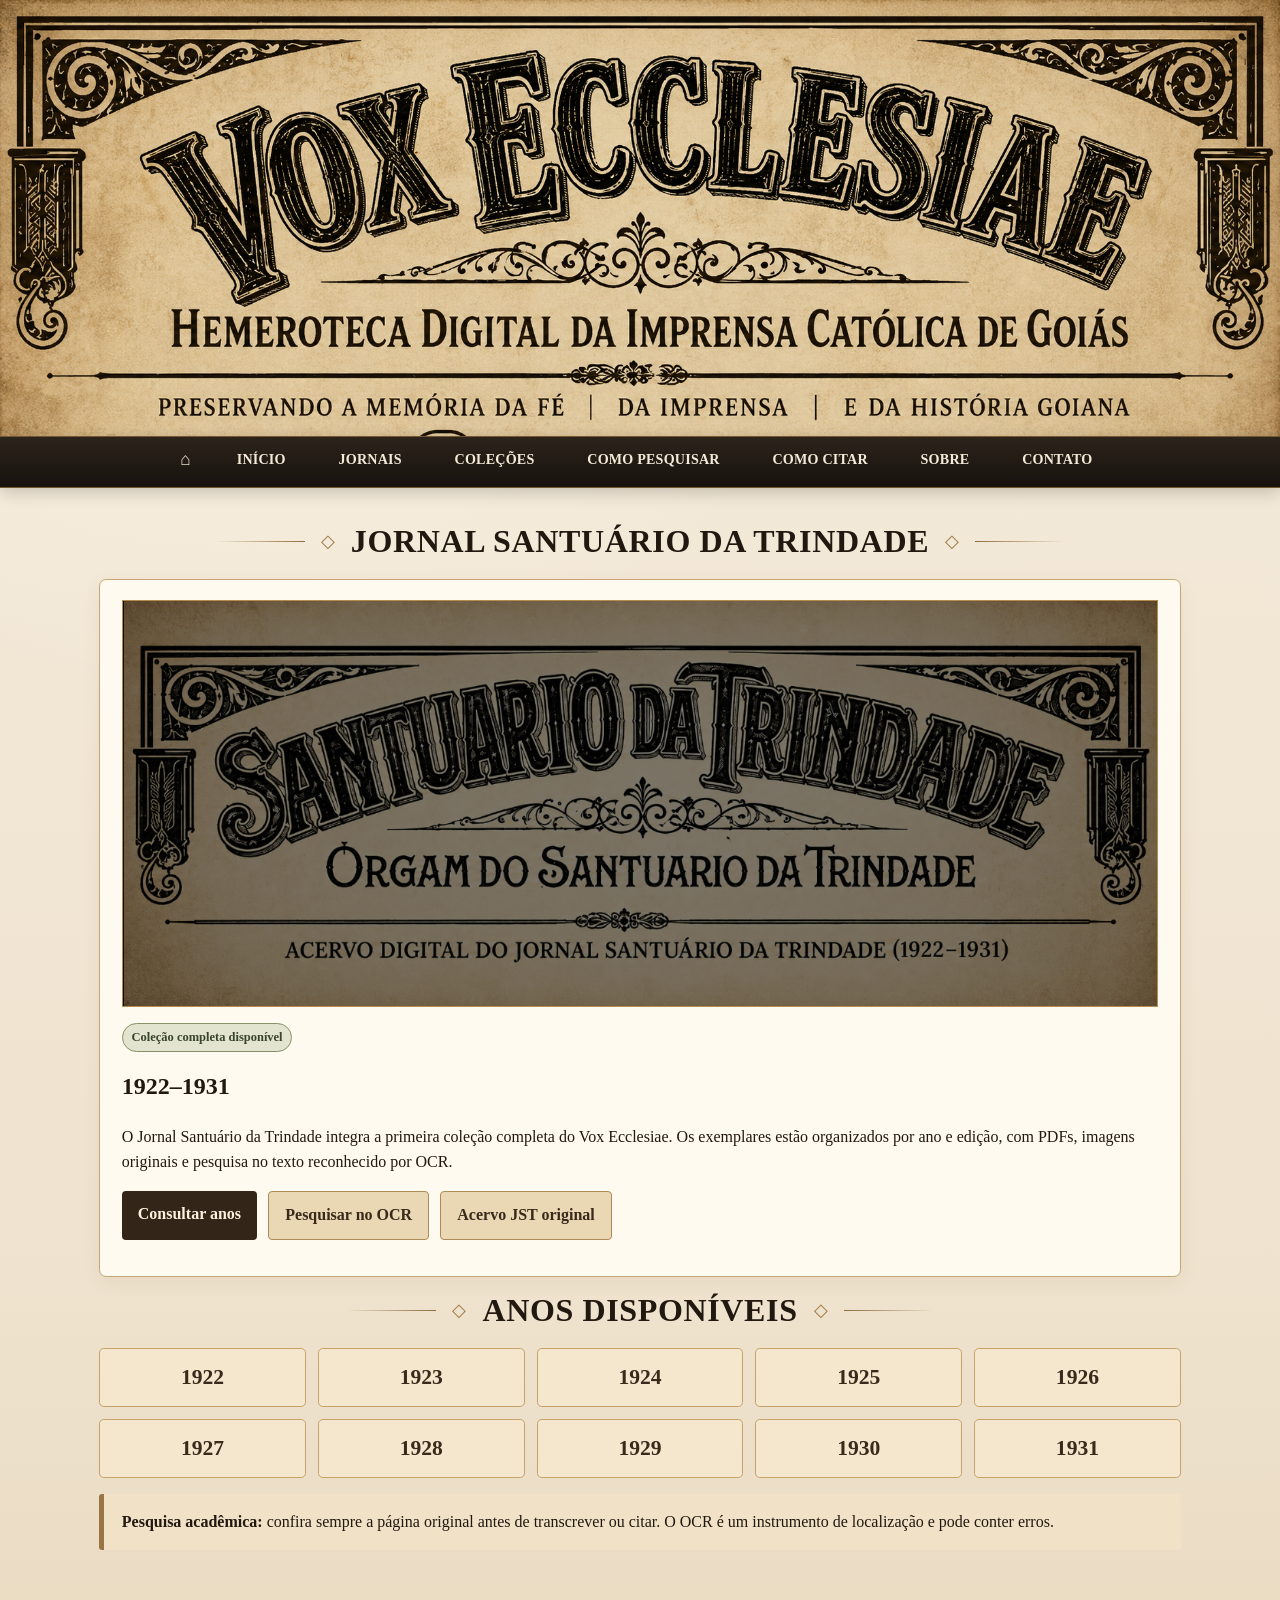
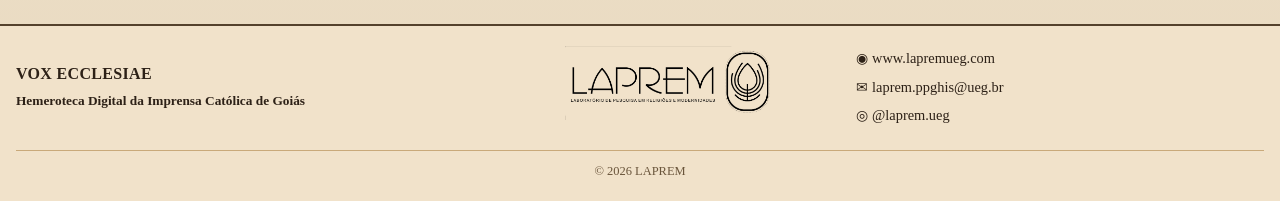
<file: jornais/santuario-da-trindade.html>
<!doctype html><html lang="pt-BR"><head><meta charset="utf-8"><meta name="viewport" content="width=device-width,initial-scale=1"><title>Jornal Santuário da Trindade — Vox Ecclesiae</title><link rel="stylesheet" href="../assets/style.css"></head><body>
<header class="site-banner"><img src="../assets/banner_vox_ecclesiae.png" alt="Vox Ecclesiae"></header><nav class="topnav"><a class="home-link" href="../index.html">⌂</a><a href="../index.html">Início</a><a href="../jornais.html">Jornais</a><a href="../colecoes.html">Coleções</a><a href="../como-pesquisar.html">Como pesquisar</a><a href="../como-citar.html">Como citar</a><a href="../sobre.html">Sobre</a><a href="../contato.html">Contato</a></nav>
<main class="page-shell"><div class="section-title"><span class="orn">◇</span><h1>Jornal Santuário da Trindade</h1><span class="orn">◇</span></div>
<div class="panel"><img src="../assets/banner_acervo_jst_original.png" alt="Banner original do Acervo Digital JST — Jornal Santuário da Trindade" style="display:block;width:100%;height:auto;max-height:none;object-fit:contain;border:1px solid #b58b50;background:#d8c29b"><p><span class="status-pill complete">Coleção completa disponível</span></p><h2>1922–1931</h2><p>O Jornal Santuário da Trindade integra a primeira coleção completa do Vox Ecclesiae. Os exemplares estão organizados por ano e edição, com PDFs, imagens originais e pesquisa no texto reconhecido por OCR.</p><div class="action-row"><a class="action" href="#anos">Consultar anos</a><a class="action alt" href="../index.html#pesquisa">Pesquisar no OCR</a><a class="action alt" href="https://www.acervojst.com.br/" target="_blank" rel="noopener">Acervo JST original</a></div></div>
<div class="section-title" id="anos"><span class="orn">◇</span><h2>Anos disponíveis</h2><span class="orn">◇</span></div><div class="year-grid">
<a class="year-link" href="jst-ano.html?ano=1922">1922</a><a class="year-link" href="jst-ano.html?ano=1923">1923</a><a class="year-link" href="jst-ano.html?ano=1924">1924</a><a class="year-link" href="jst-ano.html?ano=1925">1925</a><a class="year-link" href="jst-ano.html?ano=1926">1926</a><a class="year-link" href="jst-ano.html?ano=1927">1927</a><a class="year-link" href="jst-ano.html?ano=1928">1928</a><a class="year-link" href="jst-ano.html?ano=1929">1929</a><a class="year-link" href="jst-ano.html?ano=1930">1930</a><a class="year-link" href="jst-ano.html?ano=1931">1931</a></div>
<div class="callout"><strong>Pesquisa acadêmica:</strong> confira sempre a página original antes de transcrever ou citar. O OCR é um instrumento de localização e pode conter erros.</div></main>
<footer><div class="footer-inner"><div class="footer-title"><strong>VOX ECCLESIAE</strong><small>Hemeroteca Digital da Imprensa Católica de Goiás</small></div><div class="footer-logo"><img src="../assets/laprem/laprem-logo-horizontal.png" alt="LAPREM"></div><div class="footer-contacts"><a href="https://www.lapremueg.com/">◉ www.lapremueg.com</a><a href="mailto:laprem.ppghis@ueg.br">✉ laprem.ppghis@ueg.br</a><a href="https://www.instagram.com/laprem.ueg/">◎ @laprem.ueg</a></div><div class="footer-copy">© 2026 LAPREM</div></div></footer><script src="../assets/app.js"></script></body></html>
</file>
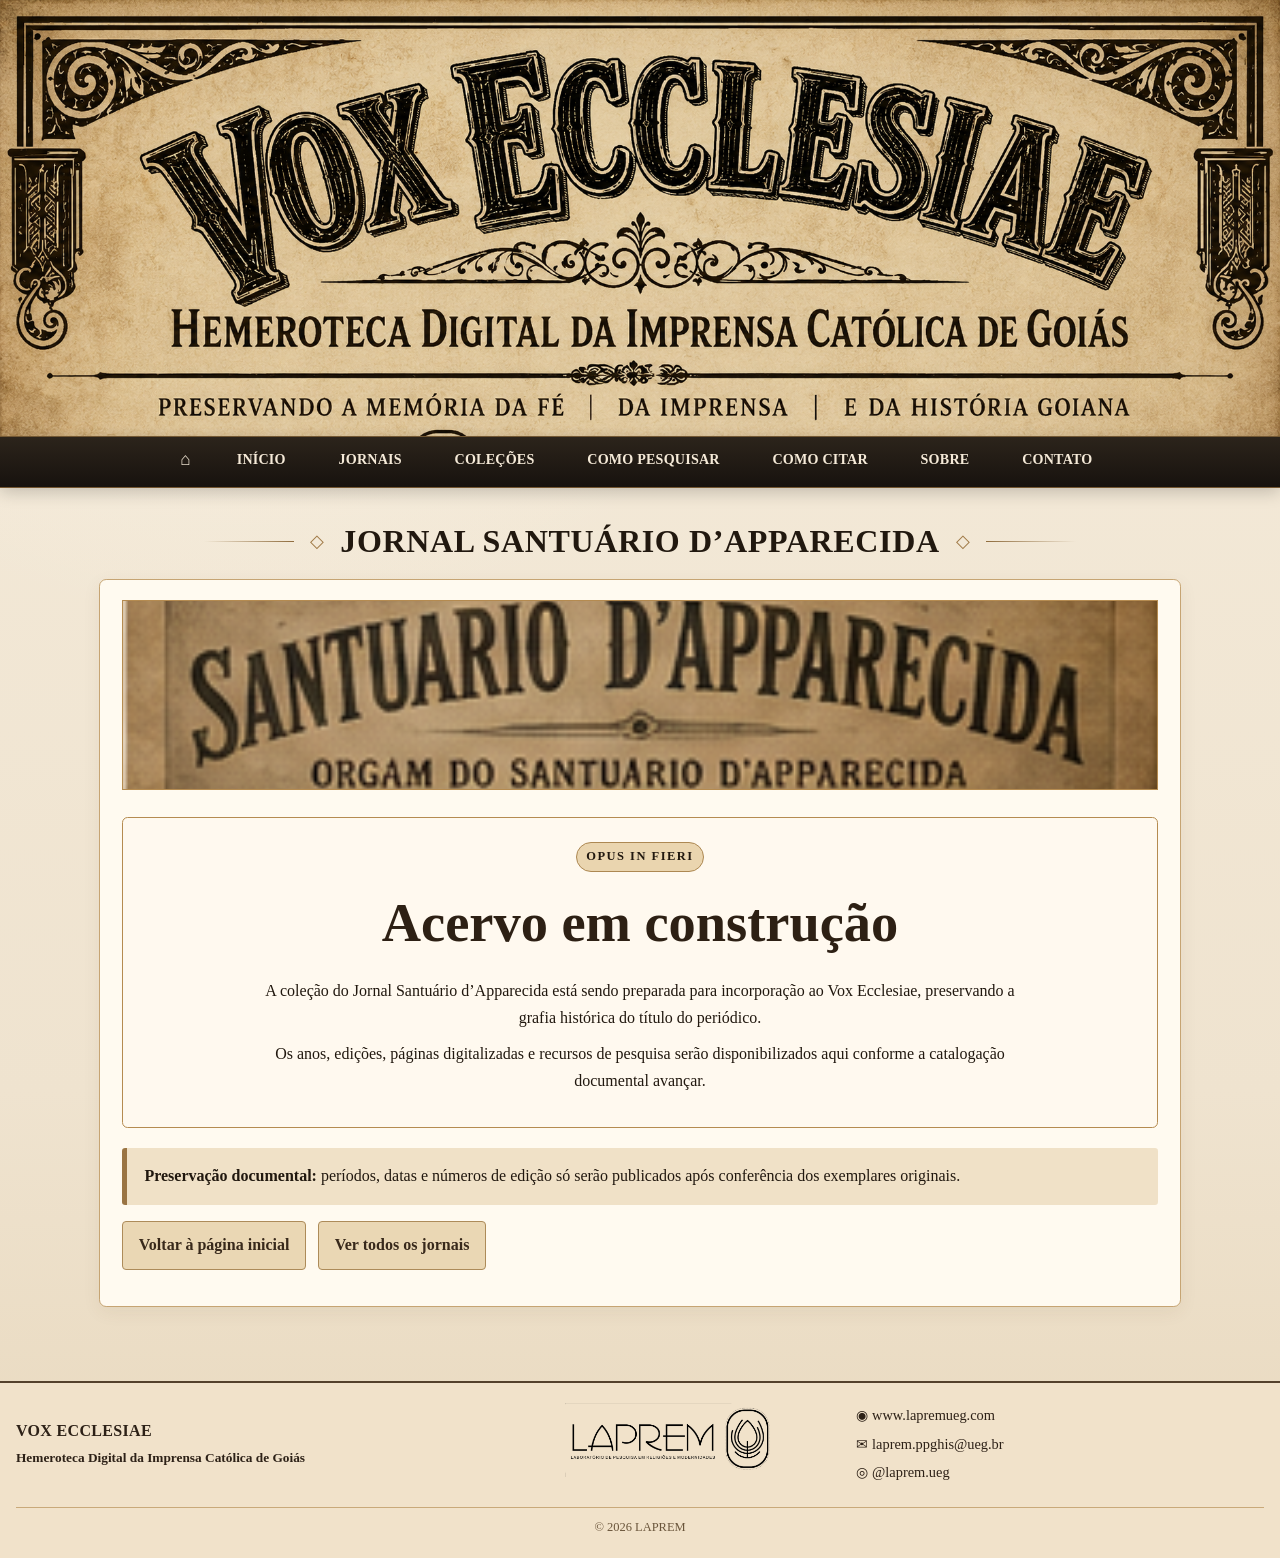
<file: jornais/santuario-dapparecida.html>
<!doctype html><html lang="pt-BR"><head><meta charset="utf-8"><meta name="viewport" content="width=device-width,initial-scale=1"><meta name="description" content="Jornal Santuário d’Apparecida — coleção do Vox Ecclesiae."><title>Jornal Santuário d’Apparecida — Vox Ecclesiae</title><link rel="stylesheet" href="../assets/style.css"></head><body>
<header class="site-banner"><img src="../assets/banner_vox_ecclesiae.png" alt="Vox Ecclesiae"></header><nav class="topnav"><a class="home-link" href="../index.html">⌂</a><a href="../index.html">Início</a><a href="../jornais.html">Jornais</a><a href="../colecoes.html">Coleções</a><a href="../como-pesquisar.html">Como pesquisar</a><a href="../como-citar.html">Como citar</a><a href="../sobre.html">Sobre</a><a href="../contato.html">Contato</a></nav>
<main class="page-shell construction-page">
  <div class="section-title"><span class="orn">◇</span><h1>Jornal Santuário d’Apparecida</h1><span class="orn">◇</span></div>
  <div class="panel construction-panel">
    <img src="../assets/mastheads/santuario-dapparecida.png" alt="Jornal Santuário d’Apparecida" style="width:100%;max-height:190px;object-fit:cover;border:1px solid #b58b50">
    <div class="construction-message" role="status" aria-label="Coleção em construção">
      <span class="status-pill">OPUS IN FIERI</span>
      <h2>Acervo em construção</h2>
      <p>A coleção do Jornal Santuário d’Apparecida está sendo preparada para incorporação ao Vox Ecclesiae, preservando a grafia histórica do título do periódico.</p>
      <p>Os anos, edições, páginas digitalizadas e recursos de pesquisa serão disponibilizados aqui conforme a catalogação documental avançar.</p>
    </div>
    <div class="callout"><strong>Preservação documental:</strong> períodos, datas e números de edição só serão publicados após conferência dos exemplares originais.</div>
    <div class="action-row"><a class="action alt" href="../index.html">Voltar à página inicial</a><a class="action alt" href="../jornais.html">Ver todos os jornais</a></div>
  </div>
</main>
<footer><div class="footer-inner"><div class="footer-title"><strong>VOX ECCLESIAE</strong><small>Hemeroteca Digital da Imprensa Católica de Goiás</small></div><div class="footer-logo"><img src="../assets/laprem/laprem-logo-horizontal.png" alt="LAPREM"></div><div class="footer-contacts"><a href="https://www.lapremueg.com/">◉ www.lapremueg.com</a><a href="mailto:laprem.ppghis@ueg.br">✉ laprem.ppghis@ueg.br</a><a href="https://www.instagram.com/laprem.ueg/">◎ @laprem.ueg</a></div><div class="footer-copy">© 2026 LAPREM</div></div></footer><script src="../assets/app.js"></script></body></html>
</file>
<file: assets/style.css>
:root{
  --ink:#21180f;
  --ink2:#342416;
  --paper:#f4ead8;
  --paper2:#e8d5b3;
  --paper3:#d7b987;
  --line:#b38e57;
  --gold:#c8a15d;
  --muted:#6f5b43;
  --dark:#211a13;
  --dark2:#342719;
  --white:#fffaf0;
}
*{box-sizing:border-box}
html{scroll-behavior:smooth}
body{margin:0;background:
  radial-gradient(circle at 20% 0,#fff9edaa,transparent 34%),
  linear-gradient(180deg,#f5ecdc 0,#efe3cf 70%,#e8d8bd 100%);color:var(--ink);font:16px/1.55 Georgia,"Times New Roman",serif}
a{color:inherit}
button,input,select{font:inherit}
.sr-only{position:absolute!important;width:1px;height:1px;padding:0;margin:-1px;overflow:hidden;clip:rect(0,0,0,0);white-space:nowrap;border:0}
.hidden{display:none!important}

/* Cabeçalho aprovado */
.site-banner{line-height:0;background:#dfc28e;border-bottom:1px solid #7a5d36}
.site-banner img{display:block;width:100%;height:auto}
.topnav{background:linear-gradient(180deg,#2c241b,#17120e);border-bottom:1px solid #745630;display:flex;align-items:center;justify-content:center;gap:0;position:sticky;top:0;z-index:30;box-shadow:0 4px 16px #0003}
.topnav a,.topnav button{height:50px;display:flex;align-items:center;justify-content:center;padding:0 1.65rem;border:0;background:transparent;color:#f5ead8;text-decoration:none;text-transform:uppercase;font-weight:700;font-size:.88rem;letter-spacing:.015em;cursor:pointer;border-bottom:3px solid transparent}
.topnav a:hover,.topnav a.active,.topnav button:hover{background:#36291d;color:#e8c276;border-bottom-color:#c79d4c}
.topnav .home-link{font-size:1.1rem;padding-inline:1.2rem}
.topnav .search-link{font-size:1.2rem;padding-inline:1.1rem}

main{max-width:1260px;margin:0 auto;padding:2.1rem 1.2rem 3.6rem}
.section-title{display:flex;align-items:center;justify-content:center;gap:1rem;margin:.2rem 0 1.2rem;text-align:center}
.section-title::before,.section-title::after{content:"";width:90px;height:1px;background:linear-gradient(90deg,transparent,#8f6c3d)}
.section-title::after{background:linear-gradient(90deg,#8f6c3d,transparent)}
.section-title h1,.section-title h2{margin:0;font:700 clamp(1.45rem,2.6vw,2rem)/1.1 Georgia,serif;text-transform:uppercase;letter-spacing:.02em}
.section-title .orn{color:#9e7743;font-size:1.1rem}
.lead{max-width:880px;margin:.4rem auto 1.4rem;text-align:center;color:var(--muted)}

/* Busca */
.search-zone{max-width:780px;margin:.2rem auto 1.9rem}
.search-form{display:grid;grid-template-columns:minmax(0,1fr) 150px;border:1px solid #a7814f;border-radius:.38rem;overflow:hidden;background:#fff;box-shadow:0 5px 18px #5c432517}
.search-form input{border:0;outline:0;padding:1rem 1.25rem;background:#fffdf8;color:var(--ink);font-size:1.04rem}
.search-form button{border:0;background:linear-gradient(180deg,#493523,#2c2015);color:#fff5e4;font-weight:700;cursor:pointer;padding:0 1.2rem}
.search-form button:hover{background:#21170f}
.advanced-toggle{display:block;width:max-content;margin:.65rem auto 0;border:0;background:none;color:#4b3927;text-decoration:underline;cursor:pointer}
.advanced-box{margin:.8rem auto 0;padding:.85rem;border:1px solid #c7aa7d;background:#f8efdf;border-radius:.35rem;display:grid;grid-template-columns:1fr 1fr;gap:.7rem}
.advanced-box select{width:100%;padding:.65rem;border:1px solid #b99866;background:#fffaf0;border-radius:.25rem;color:#342719}
.search-status{margin:.8rem auto 0;color:#705a3d;text-align:center;font-size:.92rem}
.results{max-width:980px;margin:1.4rem auto 0;display:grid;gap:.8rem}
.result{background:#fffaf0;border:1px solid #c4a474;border-radius:.38rem;padding:1rem 1.1rem;box-shadow:0 4px 14px #4b351412}
.result h3{margin:.15rem 0 .25rem;font-size:1.18rem}.result-meta{font-size:.9rem;color:#745e43}.snippet{margin:.7rem 0;padding:.75rem .85rem;background:#f2e5ce;border-left:4px solid #a67a3f;color:#3c2e20}.result-actions{display:flex;gap:.5rem;flex-wrap:wrap}.small-btn{display:inline-block;background:#342619;color:#fff3dc;text-decoration:none;padding:.5rem .72rem;border-radius:.25rem;font-weight:700;font-size:.88rem}.small-btn.alt{background:#ead7b5;color:#3b2b1d;border:1px solid #b3905e}

/* Cartões dos jornais */
.newspaper-grid{display:grid;grid-template-columns:repeat(4,1fr);gap:1.35rem;max-width:1260px;margin:0 auto}
.newspaper-card{background:#fffaf0;border:1px solid #d0ae77;border-radius:.55rem;overflow:hidden;box-shadow:0 5px 17px #60441e1e;display:flex;flex-direction:column;min-height:335px}
.masthead-wrap{height:100px;background:#d6bb8c;overflow:hidden;border-bottom:1px solid #b58b50}
.masthead-wrap img{width:100%;height:100%;object-fit:cover;filter:sepia(.15) contrast(.96)}
.newspaper-card .body{padding:1rem 1.05rem 1.05rem;display:flex;flex-direction:column;flex:1}
.newspaper-card h3{font-size:1.16rem;margin:0 0 .65rem;line-height:1.2}
.card-meta{display:flex;align-items:center;gap:.55rem;margin:.25rem 0;color:#4f3b27;font-size:.93rem}
.card-status{margin:.25rem 0 .9rem;color:#4f3b27;font-size:.94rem}
.collection-button{margin-top:auto;display:inline-block;align-self:center;min-width:145px;text-align:center;background:linear-gradient(180deg,#4b3724,#2a1f15);color:#fff1d8;text-decoration:none;padding:.65rem .9rem;border-radius:.25rem;font-weight:700}
.collection-button:hover{background:#1d150e}

/* Páginas */
.page-shell{max-width:1120px;margin:0 auto}
.panel{background:#fffaf0;border:1px solid #c6a473;border-radius:.45rem;padding:1.25rem 1.35rem;box-shadow:0 5px 18px #60441e12;margin:1rem 0}
.panel h2,.panel h3{margin-top:.25rem}.muted{color:var(--muted)}
.status-pill{display:inline-block;border:1px solid #ad8852;background:#ead5af;padding:.25rem .55rem;border-radius:99px;font-size:.78rem;font-weight:700}
.status-pill.complete{background:#e2e4cf;border-color:#879267;color:#39442d}
.year-grid{display:grid;grid-template-columns:repeat(5,1fr);gap:.75rem;margin:1rem 0}
.year-link{display:block;text-align:center;padding:1rem .6rem;background:#f5e7ce;border:1px solid #c7a16a;border-radius:.3rem;text-decoration:none;font:700 1.35rem Georgia,serif;color:#3a2a1c}.year-link:hover{background:#e9d2aa}
.callout{border-left:5px solid #9a7443;background:#f0e1c7;padding:1rem 1.1rem;margin:1rem 0;border-radius:.2rem}
.action-row{display:flex;gap:.7rem;flex-wrap:wrap;margin:1rem 0}.action{display:inline-block;background:#332518;color:#fff2dc;text-decoration:none;padding:.7rem 1rem;border-radius:.25rem;font-weight:700}.action.alt{background:#ead7b4;color:#38291b;border:1px solid #ad8b59}
.citation{white-space:normal;background:#f2e6d1;border:1px solid #c4a473;padding:1rem;border-radius:.3rem}
.contact-list{display:grid;gap:.75rem;max-width:650px}.contact-list a{display:block;padding:.8rem 1rem;background:#f5e7ce;border:1px solid #c9a873;border-radius:.3rem;text-decoration:none}

/* Rodapé */
footer{border-top:2px solid #54412c;background:#f1e2ca;padding:1.25rem 1rem;color:#2d2117}
.footer-inner{max-width:1340px;margin:auto;display:grid;grid-template-columns:1.2fr .85fr 1.05fr;align-items:center;gap:1.4rem}
.footer-title{font-weight:700}.footer-title strong{font-size:1rem;letter-spacing:.02em}.footer-title small{display:block;margin-top:.25rem}
.footer-logo{text-align:center}.footer-logo img{width:min(250px,100%);height:74px;object-fit:contain;mix-blend-mode:multiply}
.footer-contacts{display:grid;gap:.4rem;font-size:.9rem}.footer-contacts a{text-decoration:none}.footer-copy{grid-column:1/-1;border-top:1px solid #c9a97a;padding-top:.65rem;text-align:center;font-size:.78rem;color:#6a553b}

@media(max-width:1040px){
  .newspaper-grid{grid-template-columns:repeat(2,1fr)}
  .topnav a,.topnav button{padding-inline:1rem;font-size:.8rem}
  .year-grid{grid-template-columns:repeat(4,1fr)}
}
@media(max-width:760px){
  .topnav{position:static;overflow-x:auto;justify-content:flex-start;white-space:nowrap}.topnav a,.topnav button{flex:0 0 auto;height:46px}
  main{padding:1.4rem .9rem 2.8rem}.section-title::before,.section-title::after{width:35px}
  .newspaper-grid{grid-template-columns:1fr}.masthead-wrap{height:112px}
  .search-form{grid-template-columns:1fr}.search-form button{padding:.8rem}.advanced-box{grid-template-columns:1fr}
  .year-grid{grid-template-columns:repeat(2,1fr)}
  .footer-inner{grid-template-columns:1fr;text-align:center}.footer-contacts{text-align:center}.footer-copy{grid-column:auto}
}

/* Páginas de coleções ainda não publicadas */
.construction-message{margin:1.25rem 0;padding:1.5rem;text-align:center;background:rgba(255,250,239,.72);border:1px solid #b58b50;border-radius:.35rem}
.construction-message h2{font-family:Georgia,serif;font-size:clamp(2rem,5vw,3.4rem);margin:.55rem 0 .75rem;color:#2d2014}
.construction-message p{max-width:760px;margin:.55rem auto;line-height:1.7}
.construction-message .status-pill{display:inline-block;letter-spacing:.12em;font-weight:800}

/* Integração do Jornal Santuário da Trindade */
.back-link{display:inline-block;margin:.2rem 0 .65rem;color:#4b3927;text-decoration:none;font-weight:700}.back-link:hover{text-decoration:underline}
.archive-stats{display:grid;grid-template-columns:repeat(3,1fr);gap:.8rem;max-width:760px;margin:0 auto 1.1rem}.archive-stats div{background:#f5e7ce;border:1px solid #c7a16a;border-radius:.35rem;padding:.75rem;text-align:center}.archive-stats strong{display:block;font:700 1.55rem Georgia,serif}.archive-stats span{display:block;color:#6f5b43;font-size:.85rem}
.edition-grid{display:grid;grid-template-columns:repeat(3,1fr);gap:1rem;margin:1.2rem 0}.edition-card-vox{background:#fffaf0;border:1px solid #c8a26b;border-radius:.45rem;overflow:hidden;box-shadow:0 5px 16px #60441e12;display:flex;flex-direction:column}.edition-card-head{padding:1rem 1.05rem;flex:1}.edition-card-head h2{margin:.35rem 0 .2rem;font-size:1.23rem}.edition-card-head p{margin:.25rem 0;color:#69543b;font-size:.92rem}.edition-badge{display:inline-block;padding:.2rem .48rem;background:#ead7b5;border:1px solid #b48e59;border-radius:99px;font-size:.74rem;font-weight:800;letter-spacing:.06em}.edition-card-actions{padding:0 1rem 1rem;display:flex;gap:.5rem;flex-wrap:wrap}.edition-card-actions .action{border:0;cursor:pointer;font-size:.86rem;padding:.55rem .72rem}
.archive-reader{width:min(96vw,1050px);height:90vh;border:0;border-radius:.5rem;padding:0;background:#f4ead8}.archive-reader::backdrop{background:#000b}.reader-head{display:flex;justify-content:space-between;align-items:center;padding:.72rem .9rem;background:#241a12;color:#fff3dc}.reader-head button{border:0;background:#f0dfc3;color:#2e2116;padding:.45rem .65rem;border-radius:.25rem;cursor:pointer}.reader-tabs{display:flex;gap:.45rem;align-items:center;padding:.5rem .7rem;background:#ead7b5;border-bottom:1px solid #c19e68}.reader-tab,.reader-copy{border:1px solid #b38e57;border-radius:.25rem;padding:.5rem .7rem;font-weight:700;cursor:pointer;background:#fffaf0;color:#342416}.reader-tab.active{background:#3a2a1c;color:#fff2dc}.reader-copy{margin-left:auto;background:#5a422c;color:#fff}.reader-pane{height:calc(100% - 102px);overflow:auto;background:#171717}.reader-pane iframe{width:100%;height:100%;border:0}.ocr-text{min-height:100%;padding:1rem;background:#f4ead8;color:#2c2117;font:16px/1.6 Georgia,serif}.ocr-page{max-width:850px;margin:0 auto 1rem;background:#fffaf0;border:1px solid #c7aa7d;border-radius:.35rem;padding:1rem}.ocr-page h3{margin:.1rem 0 .7rem;color:#4b3420}.ocr-page div{white-space:pre-wrap;user-select:text}
@media(max-width:900px){.edition-grid{grid-template-columns:repeat(2,1fr)}}
@media(max-width:620px){.archive-stats{grid-template-columns:1fr}.edition-grid{grid-template-columns:1fr}.edition-card-actions .action{flex:1;text-align:center}.reader-copy{font-size:.78rem}}
</file>
